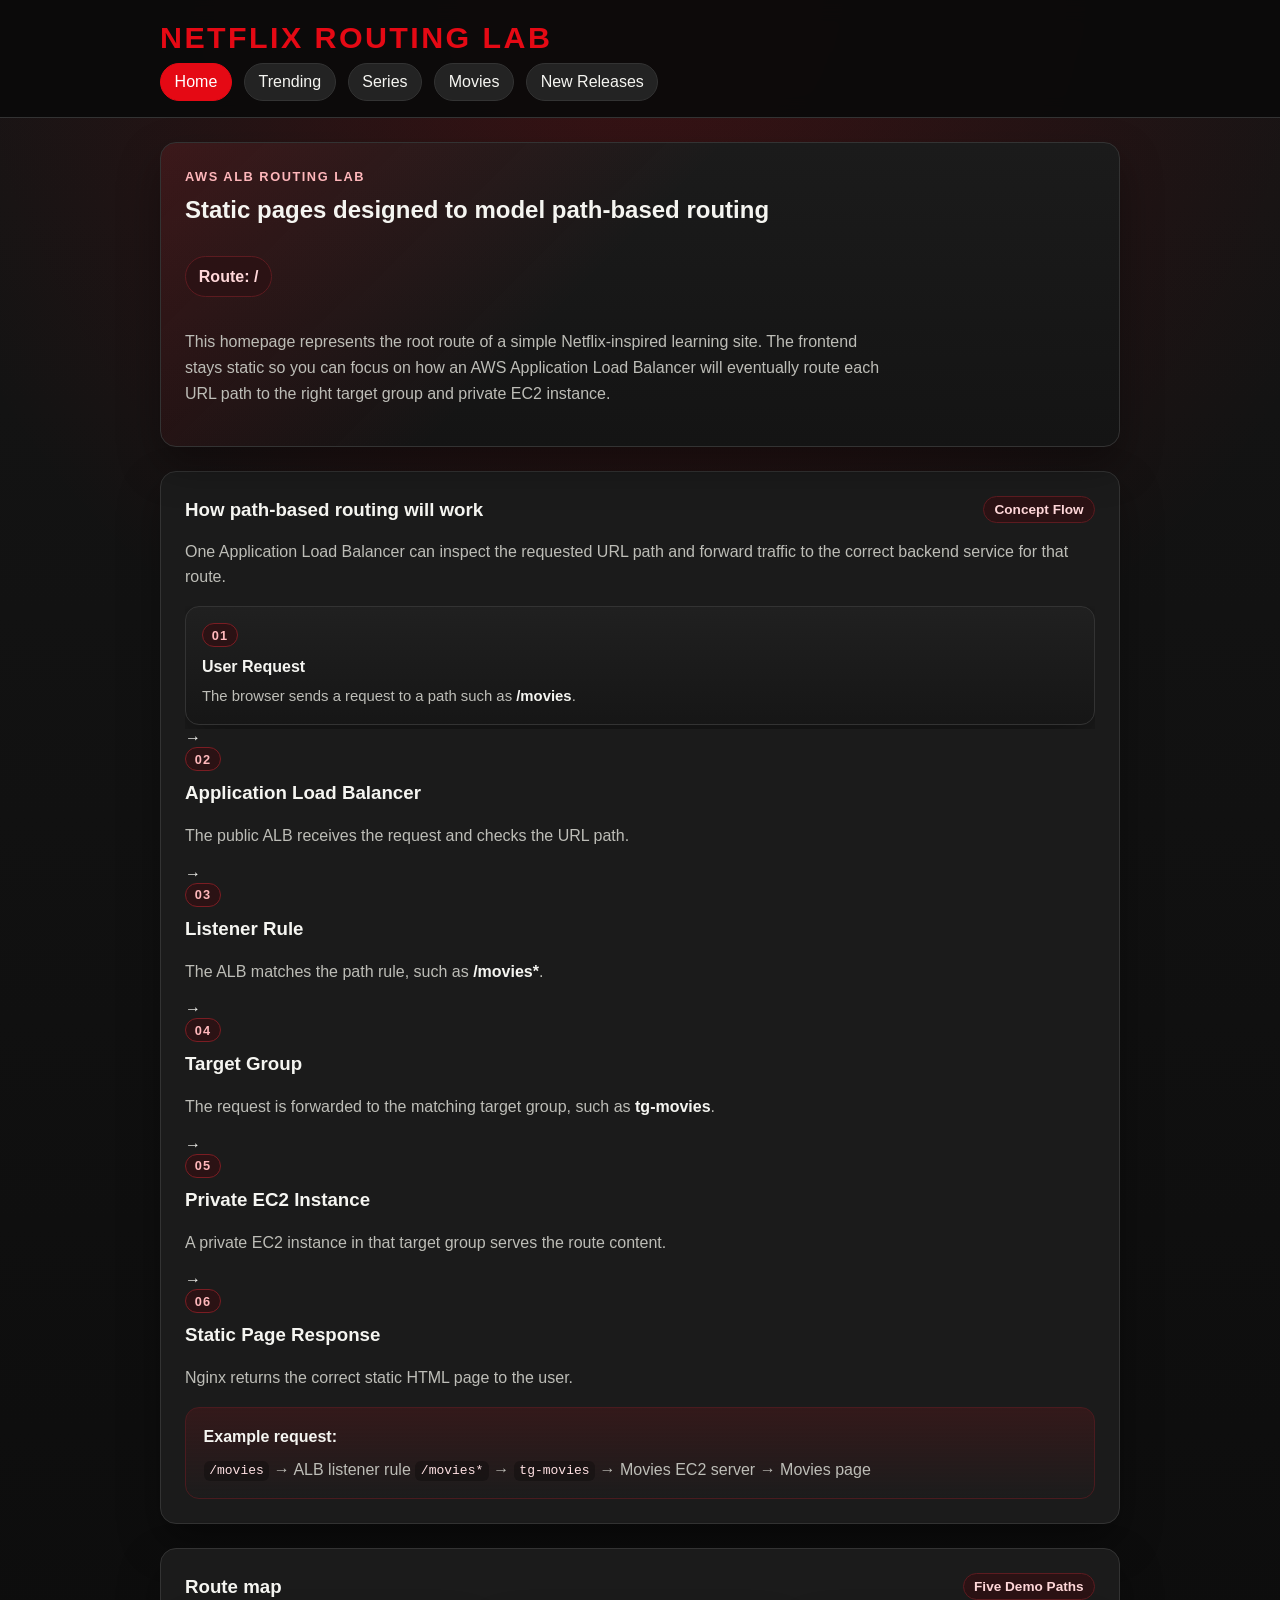
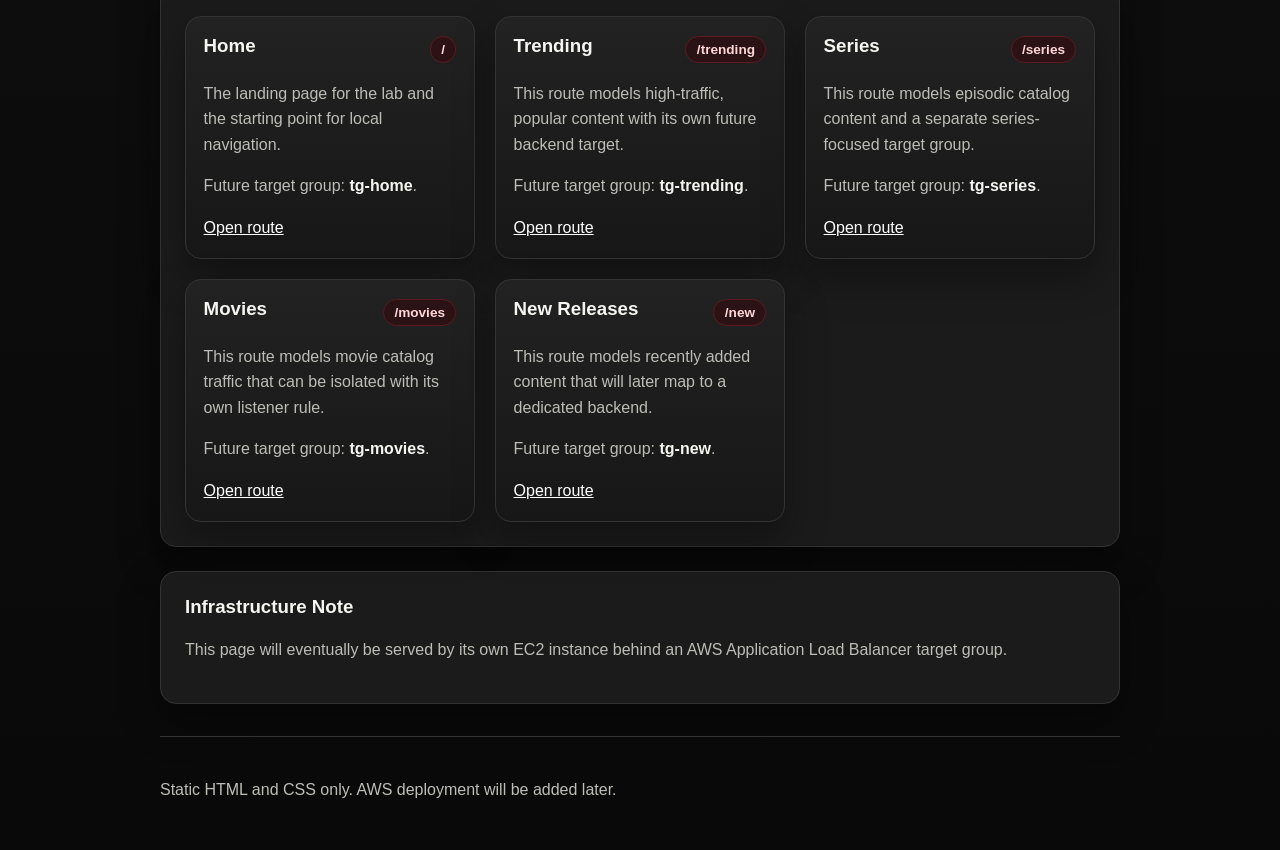
<file: index.html>
<!DOCTYPE html>
<html lang="en">
<head>
    <meta charset="UTF-8">
    <meta name="viewport" content="width=device-width, initial-scale=1.0">
    <title>Netflix Routing Lab</title>
    <link rel="stylesheet" href="assets/styles.css">
</head>
<body>
    <header class="site-header">
        <div class="container">
            <h1 class="brand">Netflix Routing Lab</h1>
            <nav class="nav" aria-label="Main navigation">
                <a class="active" href="index.html">Home</a>
                <a href="trending/index.html">Trending</a>
                <a href="series/index.html">Series</a>
                <a href="movies/index.html">Movies</a>
                <a href="new/index.html">New Releases</a>
            </nav>
        </div>
    </header>

    <main class="container">
        <section class="hero">
            <span class="eyebrow">AWS ALB Routing Lab</span>
            <h2>Static pages designed to model path-based routing</h2>
            <p class="route-badge">Route: /</p>
            <p>This homepage represents the root route of a simple Netflix-inspired learning site. The frontend stays static so you can focus on how an AWS Application Load Balancer will eventually route each URL path to the right target group and private EC2 instance.</p>
        </section>

        <section class="info-card routing-flow-section">
            <div class="section-heading">
                <h3>How path-based routing will work</h3>
                <span class="chip">Concept Flow</span>
            </div>
            <p>One Application Load Balancer can inspect the requested URL path and forward traffic to the correct backend service for that route.</p>
            <div class="routing-flow">
                <article class="flow-step">
                    <span class="flow-step-number">01</span>
                    <h3>User Request</h3>
                    <p>The browser sends a request to a path such as <strong>/movies</strong>.</p>
                </div>
                <div class="flow-arrow" aria-hidden="true">&rarr;</div>
                <article class="flow-step">
                    <span class="flow-step-number">02</span>
                    <h3>Application Load Balancer</h3>
                    <p>The public ALB receives the request and checks the URL path.</p>
                </article>
                <div class="flow-arrow" aria-hidden="true">&rarr;</div>
                <article class="flow-step">
                    <span class="flow-step-number">03</span>
                    <h3>Listener Rule</h3>
                    <p>The ALB matches the path rule, such as <strong>/movies*</strong>.</p>
                </article>
                <div class="flow-arrow" aria-hidden="true">&rarr;</div>
                <article class="flow-step">
                    <span class="flow-step-number">04</span>
                    <h3>Target Group</h3>
                    <p>The request is forwarded to the matching target group, such as <strong>tg-movies</strong>.</p>
                </article>
                <div class="flow-arrow" aria-hidden="true">&rarr;</div>
                <article class="flow-step">
                    <span class="flow-step-number">05</span>
                    <h3>Private EC2 Instance</h3>
                    <p>A private EC2 instance in that target group serves the route content.</p>
                </article>
                <div class="flow-arrow" aria-hidden="true">&rarr;</div>
                <article class="flow-step">
                    <span class="flow-step-number">06</span>
                    <h3>Static Page Response</h3>
                    <p>Nginx returns the correct static HTML page to the user.</p>
                </article>
            </div>
            <div class="routing-example">
                <p><strong>Example request:</strong></p>
                <p><code>/movies</code> &rarr; ALB listener rule <code>/movies*</code> &rarr; <code>tg-movies</code> &rarr; Movies EC2 server &rarr; Movies page</p>
            </div>
        </section>

        <section class="info-card">
            <div class="section-heading">
                <h3>Route map</h3>
                <span class="chip">Five Demo Paths</span>
            </div>
            <div class="card-grid route-grid">
                <article class="route-card">
                    <div class="meta-row">
                        <h3>Home</h3>
                        <span class="route-path">/</span>
                    </div>
                    <p>The landing page for the lab and the starting point for local navigation.</p>
                    <p>Future target group: <strong>tg-home</strong>.</p>
                    <p><a href="index.html">Open route</a></p>
                </article>
                <article class="route-card">
                    <div class="meta-row">
                        <h3>Trending</h3>
                        <span class="route-path">/trending</span>
                    </div>
                    <p>This route models high-traffic, popular content with its own future backend target.</p>
                    <p>Future target group: <strong>tg-trending</strong>.</p>
                    <p><a href="trending/index.html">Open route</a></p>
                </article>
                <article class="route-card">
                    <div class="meta-row">
                        <h3>Series</h3>
                        <span class="route-path">/series</span>
                    </div>
                    <p>This route models episodic catalog content and a separate series-focused target group.</p>
                    <p>Future target group: <strong>tg-series</strong>.</p>
                    <p><a href="series/index.html">Open route</a></p>
                </article>
                <article class="route-card">
                    <div class="meta-row">
                        <h3>Movies</h3>
                        <span class="route-path">/movies</span>
                    </div>
                    <p>This route models movie catalog traffic that can be isolated with its own listener rule.</p>
                    <p>Future target group: <strong>tg-movies</strong>.</p>
                    <p><a href="movies/index.html">Open route</a></p>
                </article>
                <article class="route-card">
                    <div class="meta-row">
                        <h3>New Releases</h3>
                        <span class="route-path">/new</span>
                    </div>
                    <p>This route models recently added content that will later map to a dedicated backend.</p>
                    <p>Future target group: <strong>tg-new</strong>.</p>
                    <p><a href="new/index.html">Open route</a></p>
                </article>
            </div>
        </section>

        <section class="info-card">
            <h3>Infrastructure Note</h3>
            <p>This page will eventually be served by its own EC2 instance behind an AWS Application Load Balancer target group.</p>
        </section>
    </main>

    <footer class="container site-footer">
        <p>Static HTML and CSS only. AWS deployment will be added later.</p>
    </footer>
</body>
</html>
</file>
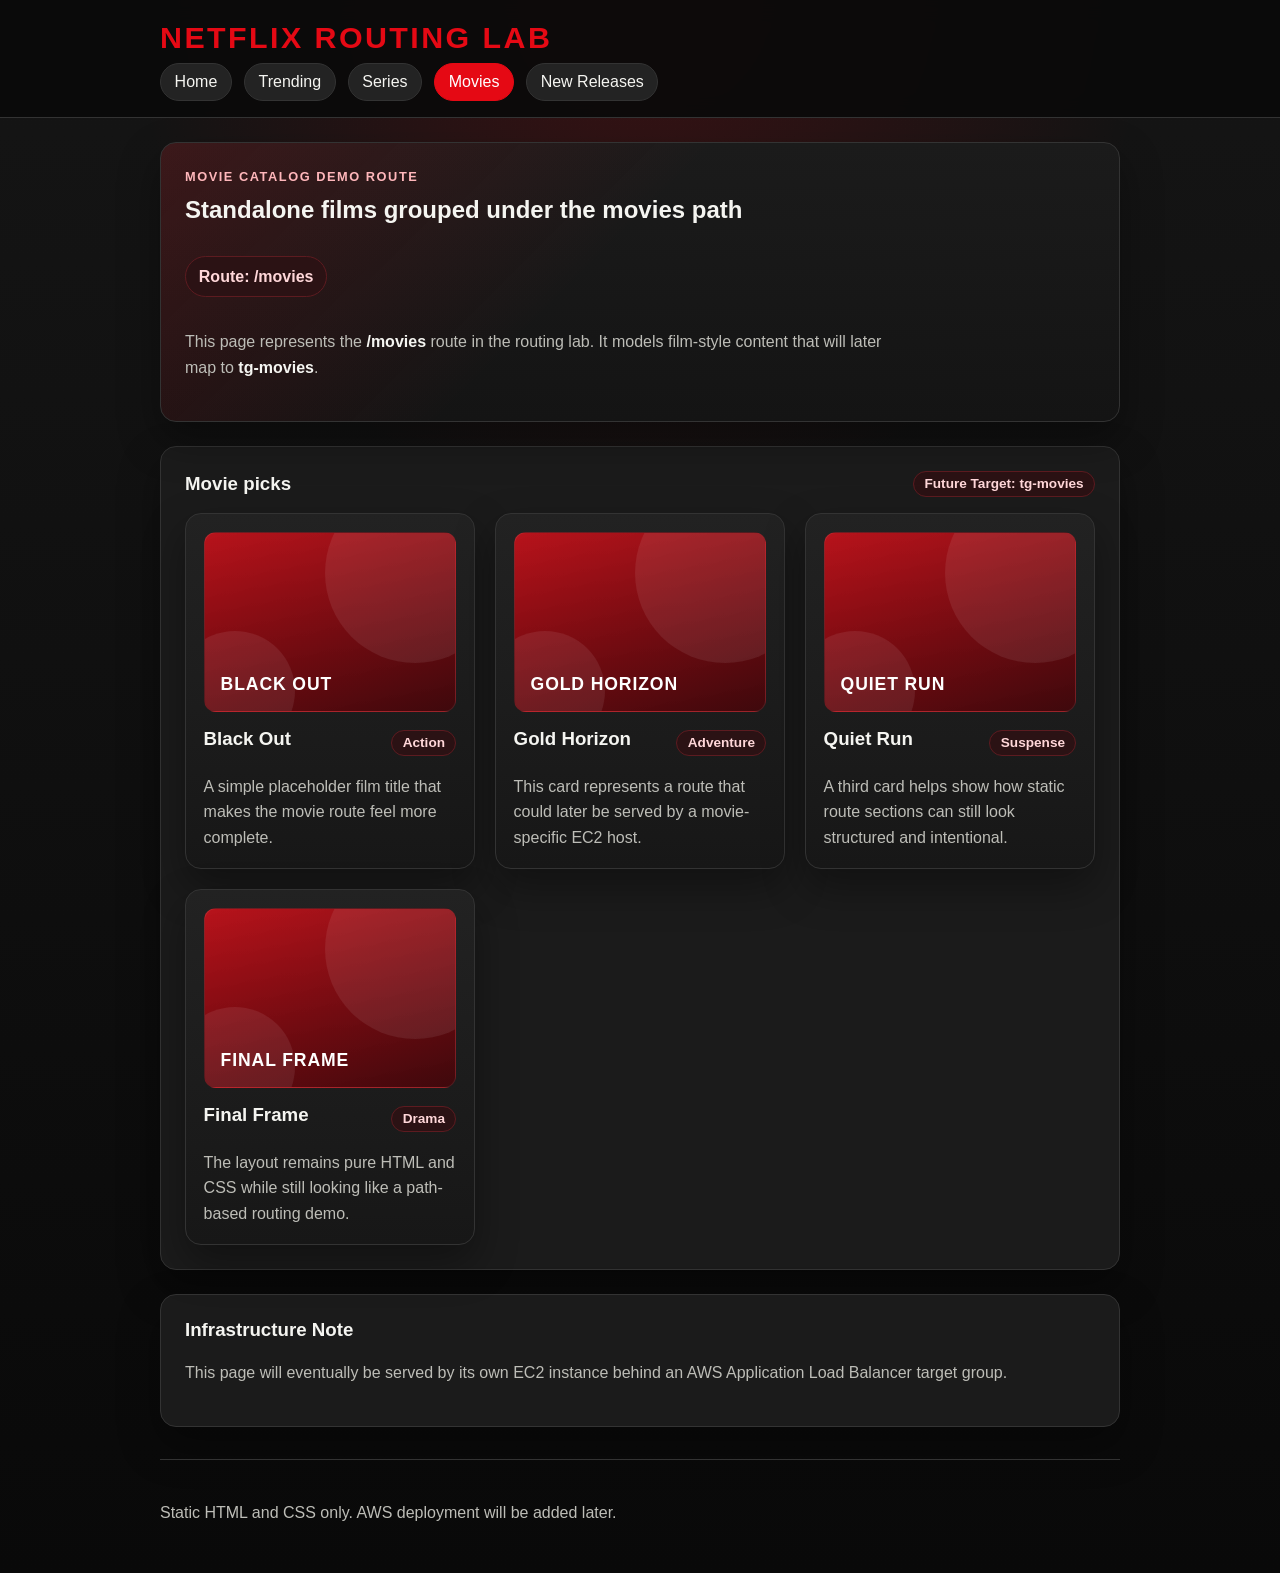
<file: movies/index.html>
<!DOCTYPE html>
<html lang="en">
<head>
    <meta charset="UTF-8">
    <meta name="viewport" content="width=device-width, initial-scale=1.0">
    <title>Movies | Netflix Routing Lab</title>
    <link rel="stylesheet" href="../assets/styles.css">
</head>
<body>
    <header class="site-header">
        <div class="container">
            <h1 class="brand">Netflix Routing Lab</h1>
            <nav class="nav" aria-label="Main navigation">
                <a href="../index.html">Home</a>
                <a href="../trending/index.html">Trending</a>
                <a href="../series/index.html">Series</a>
                <a class="active" href="../movies/index.html">Movies</a>
                <a href="../new/index.html">New Releases</a>
            </nav>
        </div>
    </header>

    <main class="container">
        <section class="hero">
            <span class="eyebrow">Movie Catalog Demo Route</span>
            <h2>Standalone films grouped under the movies path</h2>
            <p class="route-badge">Route: /movies</p>
            <p>This page represents the <strong>/movies</strong> route in the routing lab. It models film-style content that will later map to <strong>tg-movies</strong>.</p>
        </section>

        <section class="info-card">
            <div class="section-heading">
                <h3>Movie picks</h3>
                <span class="chip">Future Target: tg-movies</span>
            </div>
            <div class="card-grid">
                <article class="content-card">
                    <div class="poster"><span class="poster-label">BLACK OUT</span></div>
                    <div class="meta-row">
                        <h3>Black Out</h3>
                        <span class="chip">Action</span>
                    </div>
                    <p>A simple placeholder film title that makes the movie route feel more complete.</p>
                </article>
                <article class="content-card">
                    <div class="poster"><span class="poster-label">GOLD HORIZON</span></div>
                    <div class="meta-row">
                        <h3>Gold Horizon</h3>
                        <span class="chip">Adventure</span>
                    </div>
                    <p>This card represents a route that could later be served by a movie-specific EC2 host.</p>
                </article>
                <article class="content-card">
                    <div class="poster"><span class="poster-label">QUIET RUN</span></div>
                    <div class="meta-row">
                        <h3>Quiet Run</h3>
                        <span class="chip">Suspense</span>
                    </div>
                    <p>A third card helps show how static route sections can still look structured and intentional.</p>
                </article>
                <article class="content-card">
                    <div class="poster"><span class="poster-label">FINAL FRAME</span></div>
                    <div class="meta-row">
                        <h3>Final Frame</h3>
                        <span class="chip">Drama</span>
                    </div>
                    <p>The layout remains pure HTML and CSS while still looking like a path-based routing demo.</p>
                </article>
            </div>
        </section>

        <section class="info-card">
            <h3>Infrastructure Note</h3>
            <p>This page will eventually be served by its own EC2 instance behind an AWS Application Load Balancer target group.</p>
        </section>
    </main>

    <footer class="container site-footer">
        <p>Static HTML and CSS only. AWS deployment will be added later.</p>
    </footer>
</body>
</html>
</file>
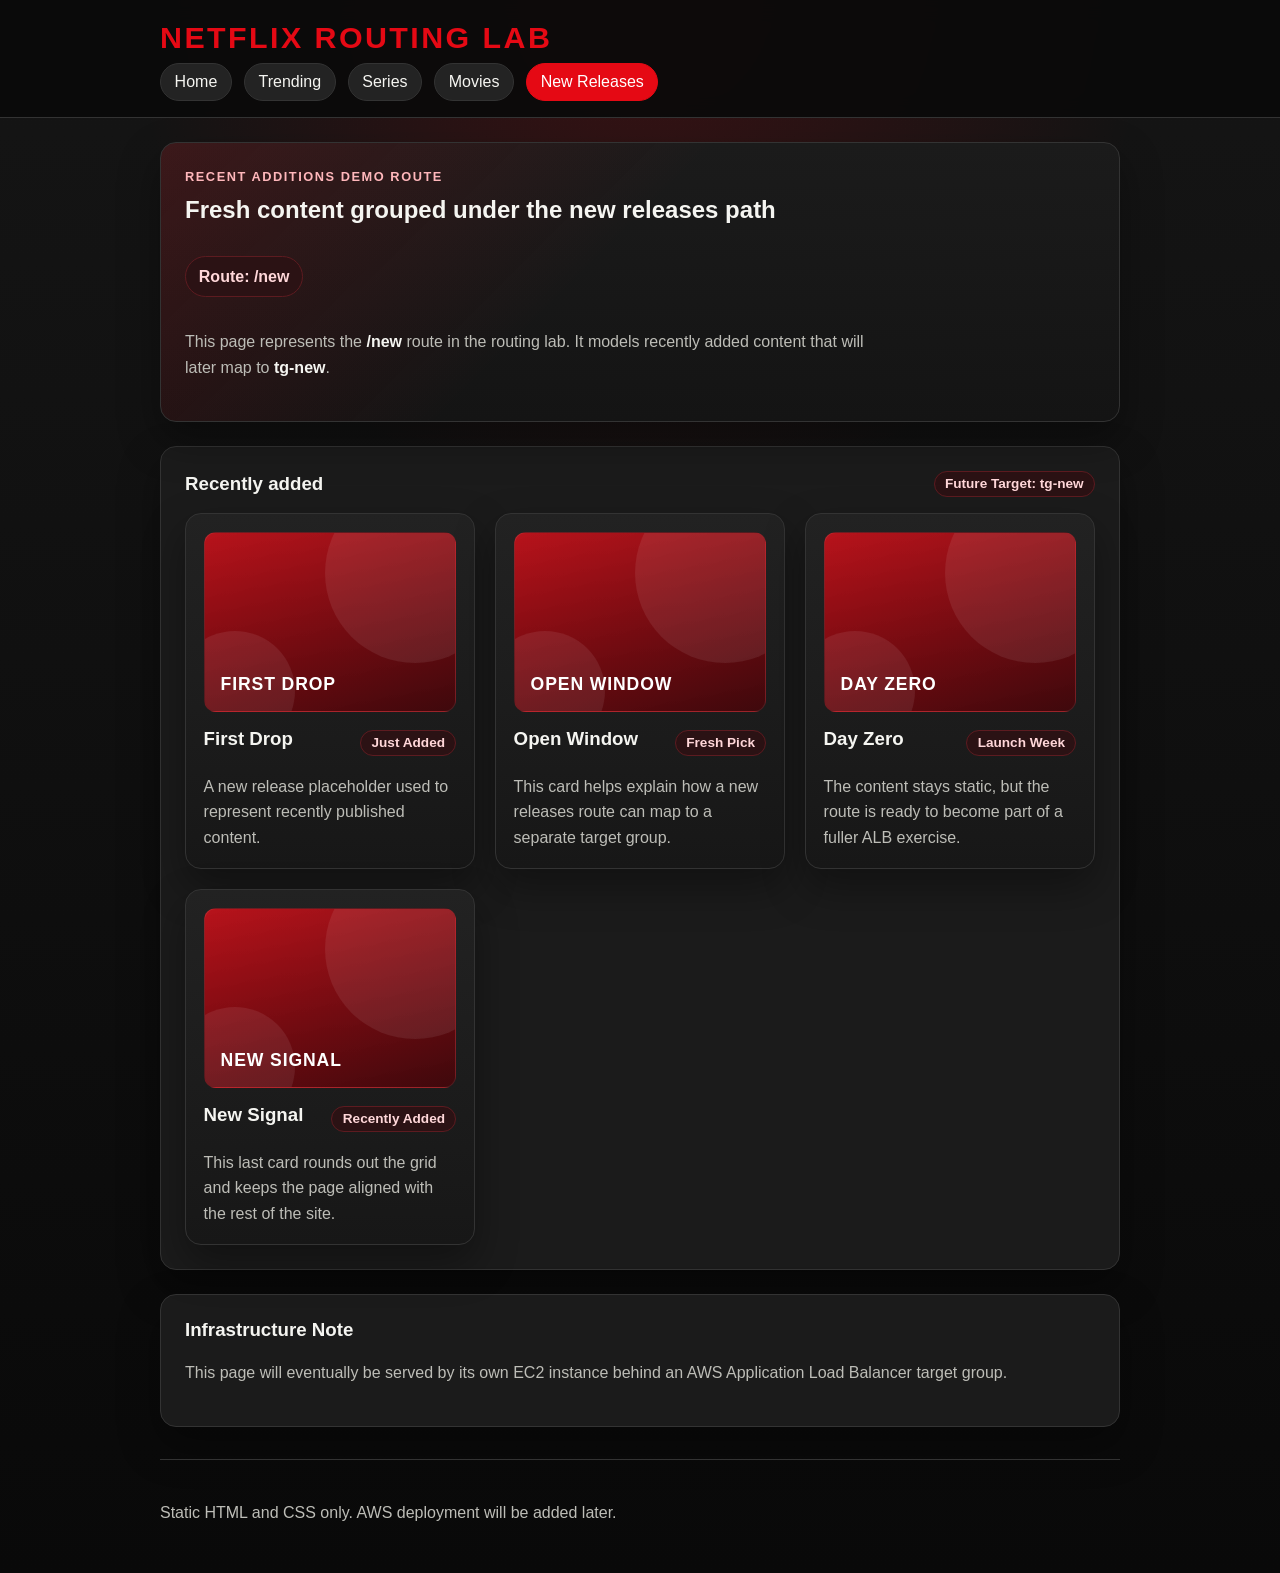
<file: new/index.html>
<!DOCTYPE html>
<html lang="en">
<head>
    <meta charset="UTF-8">
    <meta name="viewport" content="width=device-width, initial-scale=1.0">
    <title>New Releases | Netflix Routing Lab</title>
    <link rel="stylesheet" href="../assets/styles.css">
</head>
<body>
    <header class="site-header">
        <div class="container">
            <h1 class="brand">Netflix Routing Lab</h1>
            <nav class="nav" aria-label="Main navigation">
                <a href="../index.html">Home</a>
                <a href="../trending/index.html">Trending</a>
                <a href="../series/index.html">Series</a>
                <a href="../movies/index.html">Movies</a>
                <a class="active" href="../new/index.html">New Releases</a>
            </nav>
        </div>
    </header>

    <main class="container">
        <section class="hero">
            <span class="eyebrow">Recent Additions Demo Route</span>
            <h2>Fresh content grouped under the new releases path</h2>
            <p class="route-badge">Route: /new</p>
            <p>This page represents the <strong>/new</strong> route in the routing lab. It models recently added content that will later map to <strong>tg-new</strong>.</p>
        </section>

        <section class="info-card">
            <div class="section-heading">
                <h3>Recently added</h3>
                <span class="chip">Future Target: tg-new</span>
            </div>
            <div class="card-grid">
                <article class="content-card">
                    <div class="poster"><span class="poster-label">FIRST DROP</span></div>
                    <div class="meta-row">
                        <h3>First Drop</h3>
                        <span class="chip">Just Added</span>
                    </div>
                    <p>A new release placeholder used to represent recently published content.</p>
                </article>
                <article class="content-card">
                    <div class="poster"><span class="poster-label">OPEN WINDOW</span></div>
                    <div class="meta-row">
                        <h3>Open Window</h3>
                        <span class="chip">Fresh Pick</span>
                    </div>
                    <p>This card helps explain how a new releases route can map to a separate target group.</p>
                </article>
                <article class="content-card">
                    <div class="poster"><span class="poster-label">DAY ZERO</span></div>
                    <div class="meta-row">
                        <h3>Day Zero</h3>
                        <span class="chip">Launch Week</span>
                    </div>
                    <p>The content stays static, but the route is ready to become part of a fuller ALB exercise.</p>
                </article>
                <article class="content-card">
                    <div class="poster"><span class="poster-label">NEW SIGNAL</span></div>
                    <div class="meta-row">
                        <h3>New Signal</h3>
                        <span class="chip">Recently Added</span>
                    </div>
                    <p>This last card rounds out the grid and keeps the page aligned with the rest of the site.</p>
                </article>
            </div>
        </section>

        <section class="info-card">
            <h3>Infrastructure Note</h3>
            <p>This page will eventually be served by its own EC2 instance behind an AWS Application Load Balancer target group.</p>
        </section>
    </main>

    <footer class="container site-footer">
        <p>Static HTML and CSS only. AWS deployment will be added later.</p>
    </footer>
</body>
</html>
</file>
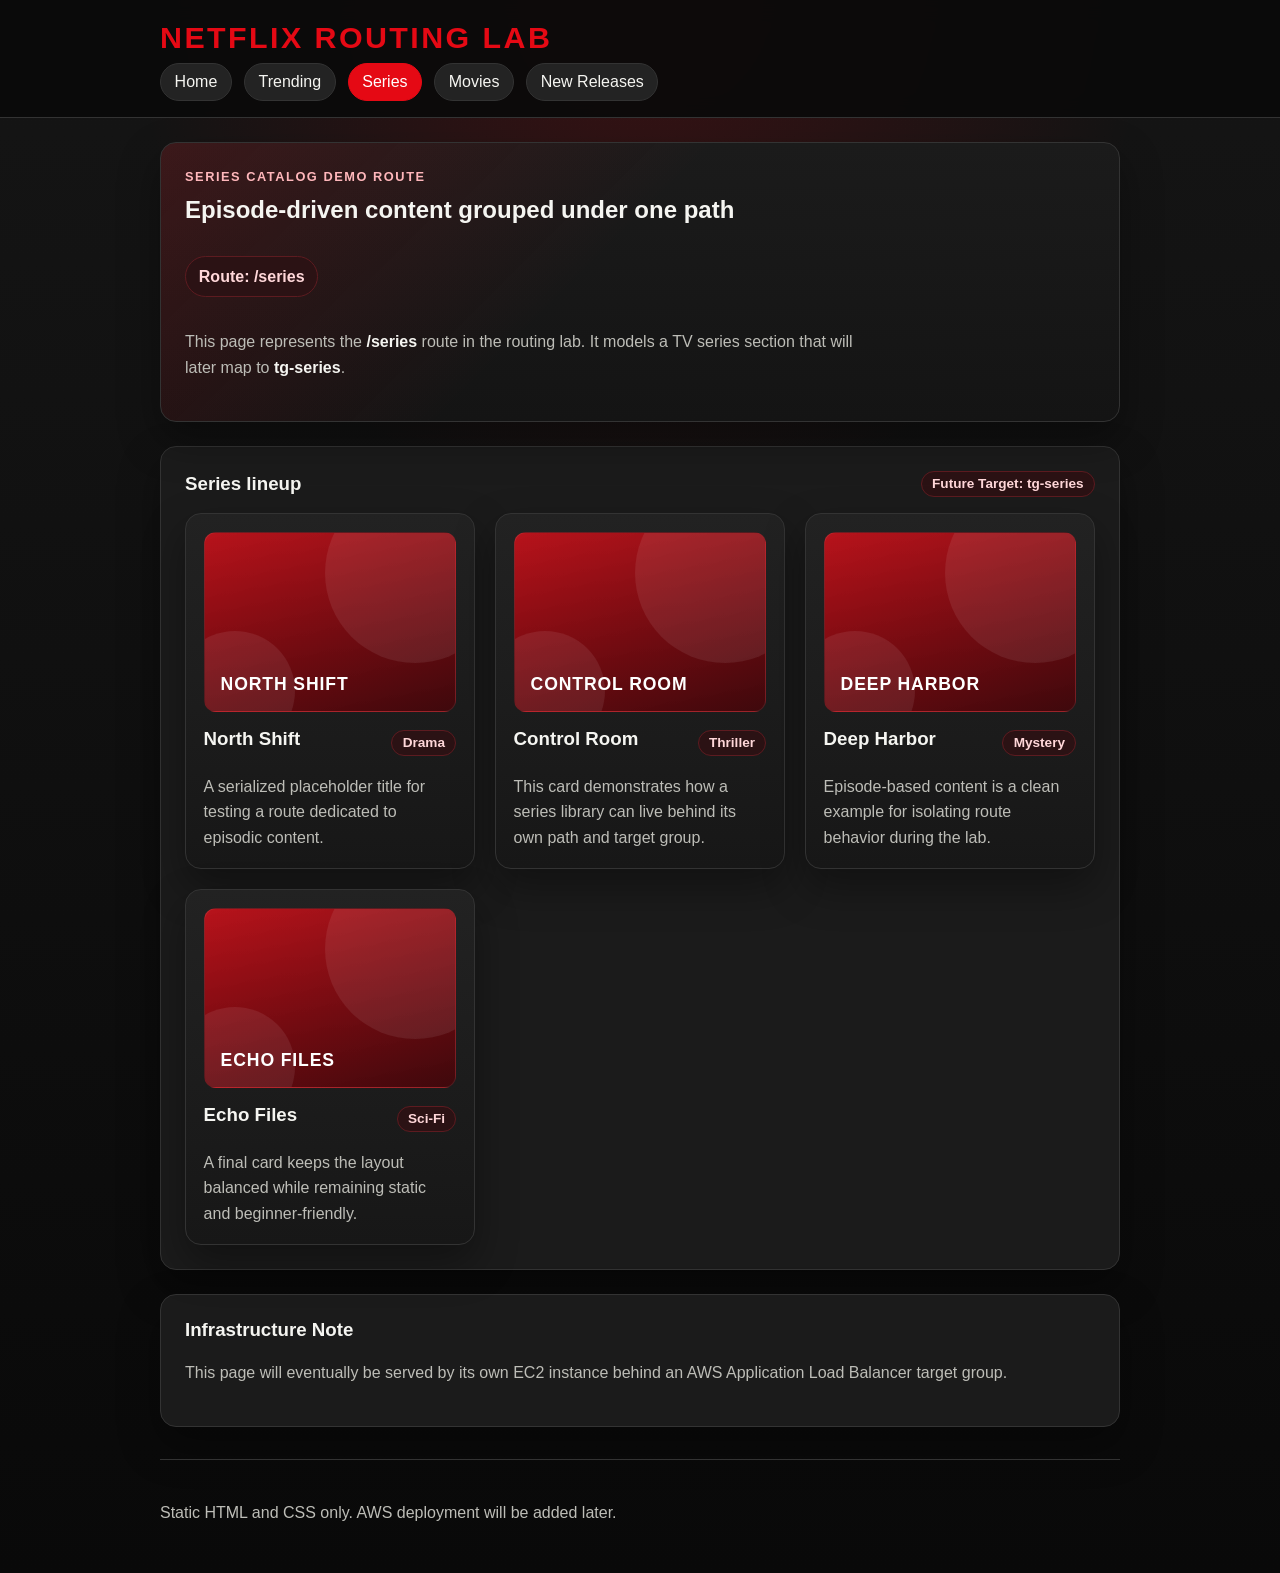
<file: series/index.html>
<!DOCTYPE html>
<html lang="en">
<head>
    <meta charset="UTF-8">
    <meta name="viewport" content="width=device-width, initial-scale=1.0">
    <title>Series | Netflix Routing Lab</title>
    <link rel="stylesheet" href="../assets/styles.css">
</head>
<body>
    <header class="site-header">
        <div class="container">
            <h1 class="brand">Netflix Routing Lab</h1>
            <nav class="nav" aria-label="Main navigation">
                <a href="../index.html">Home</a>
                <a href="../trending/index.html">Trending</a>
                <a class="active" href="../series/index.html">Series</a>
                <a href="../movies/index.html">Movies</a>
                <a href="../new/index.html">New Releases</a>
            </nav>
        </div>
    </header>

    <main class="container">
        <section class="hero">
            <span class="eyebrow">Series Catalog Demo Route</span>
            <h2>Episode-driven content grouped under one path</h2>
            <p class="route-badge">Route: /series</p>
            <p>This page represents the <strong>/series</strong> route in the routing lab. It models a TV series section that will later map to <strong>tg-series</strong>.</p>
        </section>

        <section class="info-card">
            <div class="section-heading">
                <h3>Series lineup</h3>
                <span class="chip">Future Target: tg-series</span>
            </div>
            <div class="card-grid">
                <article class="content-card">
                    <div class="poster"><span class="poster-label">NORTH SHIFT</span></div>
                    <div class="meta-row">
                        <h3>North Shift</h3>
                        <span class="chip">Drama</span>
                    </div>
                    <p>A serialized placeholder title for testing a route dedicated to episodic content.</p>
                </article>
                <article class="content-card">
                    <div class="poster"><span class="poster-label">CONTROL ROOM</span></div>
                    <div class="meta-row">
                        <h3>Control Room</h3>
                        <span class="chip">Thriller</span>
                    </div>
                    <p>This card demonstrates how a series library can live behind its own path and target group.</p>
                </article>
                <article class="content-card">
                    <div class="poster"><span class="poster-label">DEEP HARBOR</span></div>
                    <div class="meta-row">
                        <h3>Deep Harbor</h3>
                        <span class="chip">Mystery</span>
                    </div>
                    <p>Episode-based content is a clean example for isolating route behavior during the lab.</p>
                </article>
                <article class="content-card">
                    <div class="poster"><span class="poster-label">ECHO FILES</span></div>
                    <div class="meta-row">
                        <h3>Echo Files</h3>
                        <span class="chip">Sci-Fi</span>
                    </div>
                    <p>A final card keeps the layout balanced while remaining static and beginner-friendly.</p>
                </article>
            </div>
        </section>

        <section class="info-card">
            <h3>Infrastructure Note</h3>
            <p>This page will eventually be served by its own EC2 instance behind an AWS Application Load Balancer target group.</p>
        </section>
    </main>

    <footer class="container site-footer">
        <p>Static HTML and CSS only. AWS deployment will be added later.</p>
    </footer>
</body>
</html>
</file>
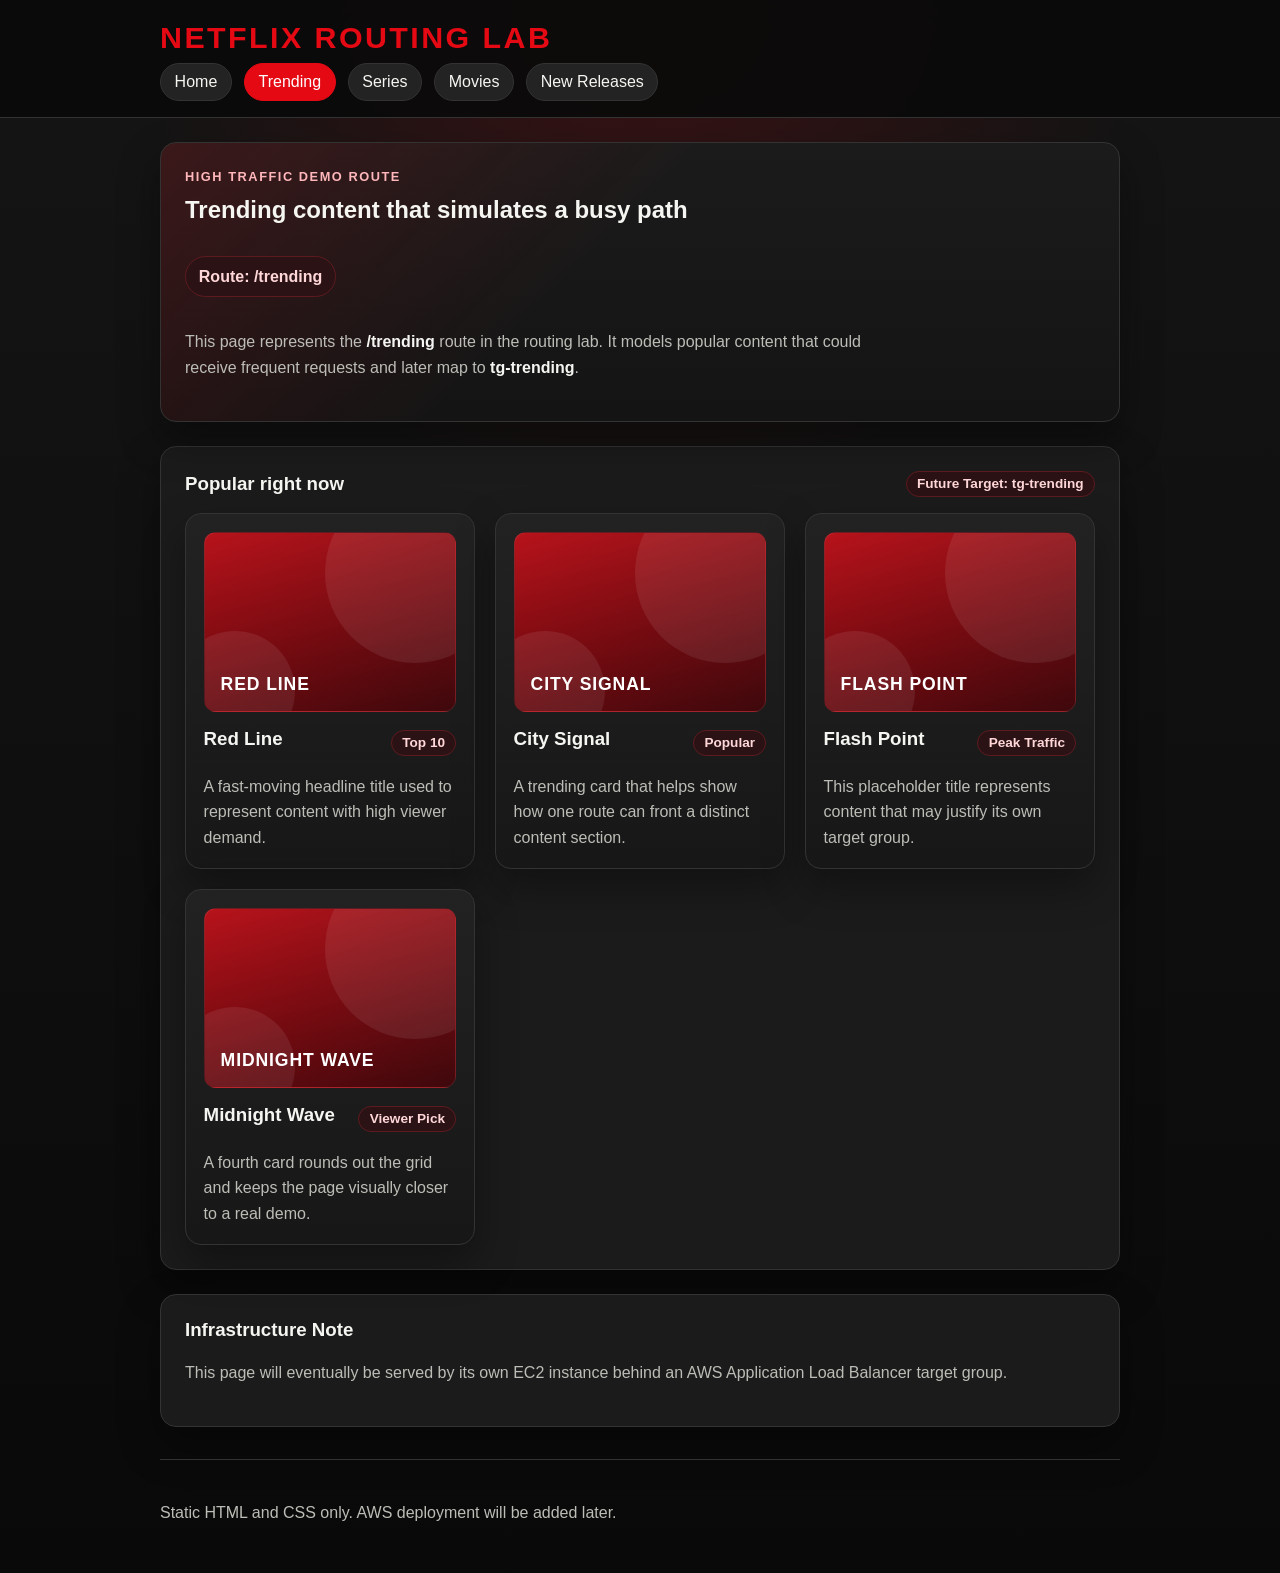
<file: trending/index.html>
<!DOCTYPE html>
<html lang="en">
<head>
    <meta charset="UTF-8">
    <meta name="viewport" content="width=device-width, initial-scale=1.0">
    <title>Trending | Netflix Routing Lab</title>
    <link rel="stylesheet" href="../assets/styles.css">
</head>
<body>
    <header class="site-header">
        <div class="container">
            <h1 class="brand">Netflix Routing Lab</h1>
            <nav class="nav" aria-label="Main navigation">
                <a href="../index.html">Home</a>
                <a class="active" href="../trending/index.html">Trending</a>
                <a href="../series/index.html">Series</a>
                <a href="../movies/index.html">Movies</a>
                <a href="../new/index.html">New Releases</a>
            </nav>
        </div>
    </header>

    <main class="container">
        <section class="hero">
            <span class="eyebrow">High Traffic Demo Route</span>
            <h2>Trending content that simulates a busy path</h2>
            <p class="route-badge">Route: /trending</p>
            <p>This page represents the <strong>/trending</strong> route in the routing lab. It models popular content that could receive frequent requests and later map to <strong>tg-trending</strong>.</p>
        </section>

        <section class="info-card">
            <div class="section-heading">
                <h3>Popular right now</h3>
                <span class="chip">Future Target: tg-trending</span>
            </div>
            <div class="card-grid">
                <article class="content-card">
                    <div class="poster"><span class="poster-label">RED LINE</span></div>
                    <div class="meta-row">
                        <h3>Red Line</h3>
                        <span class="chip">Top 10</span>
                    </div>
                    <p>A fast-moving headline title used to represent content with high viewer demand.</p>
                </article>
                <article class="content-card">
                    <div class="poster"><span class="poster-label">CITY SIGNAL</span></div>
                    <div class="meta-row">
                        <h3>City Signal</h3>
                        <span class="chip">Popular</span>
                    </div>
                    <p>A trending card that helps show how one route can front a distinct content section.</p>
                </article>
                <article class="content-card">
                    <div class="poster"><span class="poster-label">FLASH POINT</span></div>
                    <div class="meta-row">
                        <h3>Flash Point</h3>
                        <span class="chip">Peak Traffic</span>
                    </div>
                    <p>This placeholder title represents content that may justify its own target group.</p>
                </article>
                <article class="content-card">
                    <div class="poster"><span class="poster-label">MIDNIGHT WAVE</span></div>
                    <div class="meta-row">
                        <h3>Midnight Wave</h3>
                        <span class="chip">Viewer Pick</span>
                    </div>
                    <p>A fourth card rounds out the grid and keeps the page visually closer to a real demo.</p>
                </article>
            </div>
        </section>

        <section class="info-card">
            <h3>Infrastructure Note</h3>
            <p>This page will eventually be served by its own EC2 instance behind an AWS Application Load Balancer target group.</p>
        </section>
    </main>

    <footer class="container site-footer">
        <p>Static HTML and CSS only. AWS deployment will be added later.</p>
    </footer>
</body>
</html>
</file>
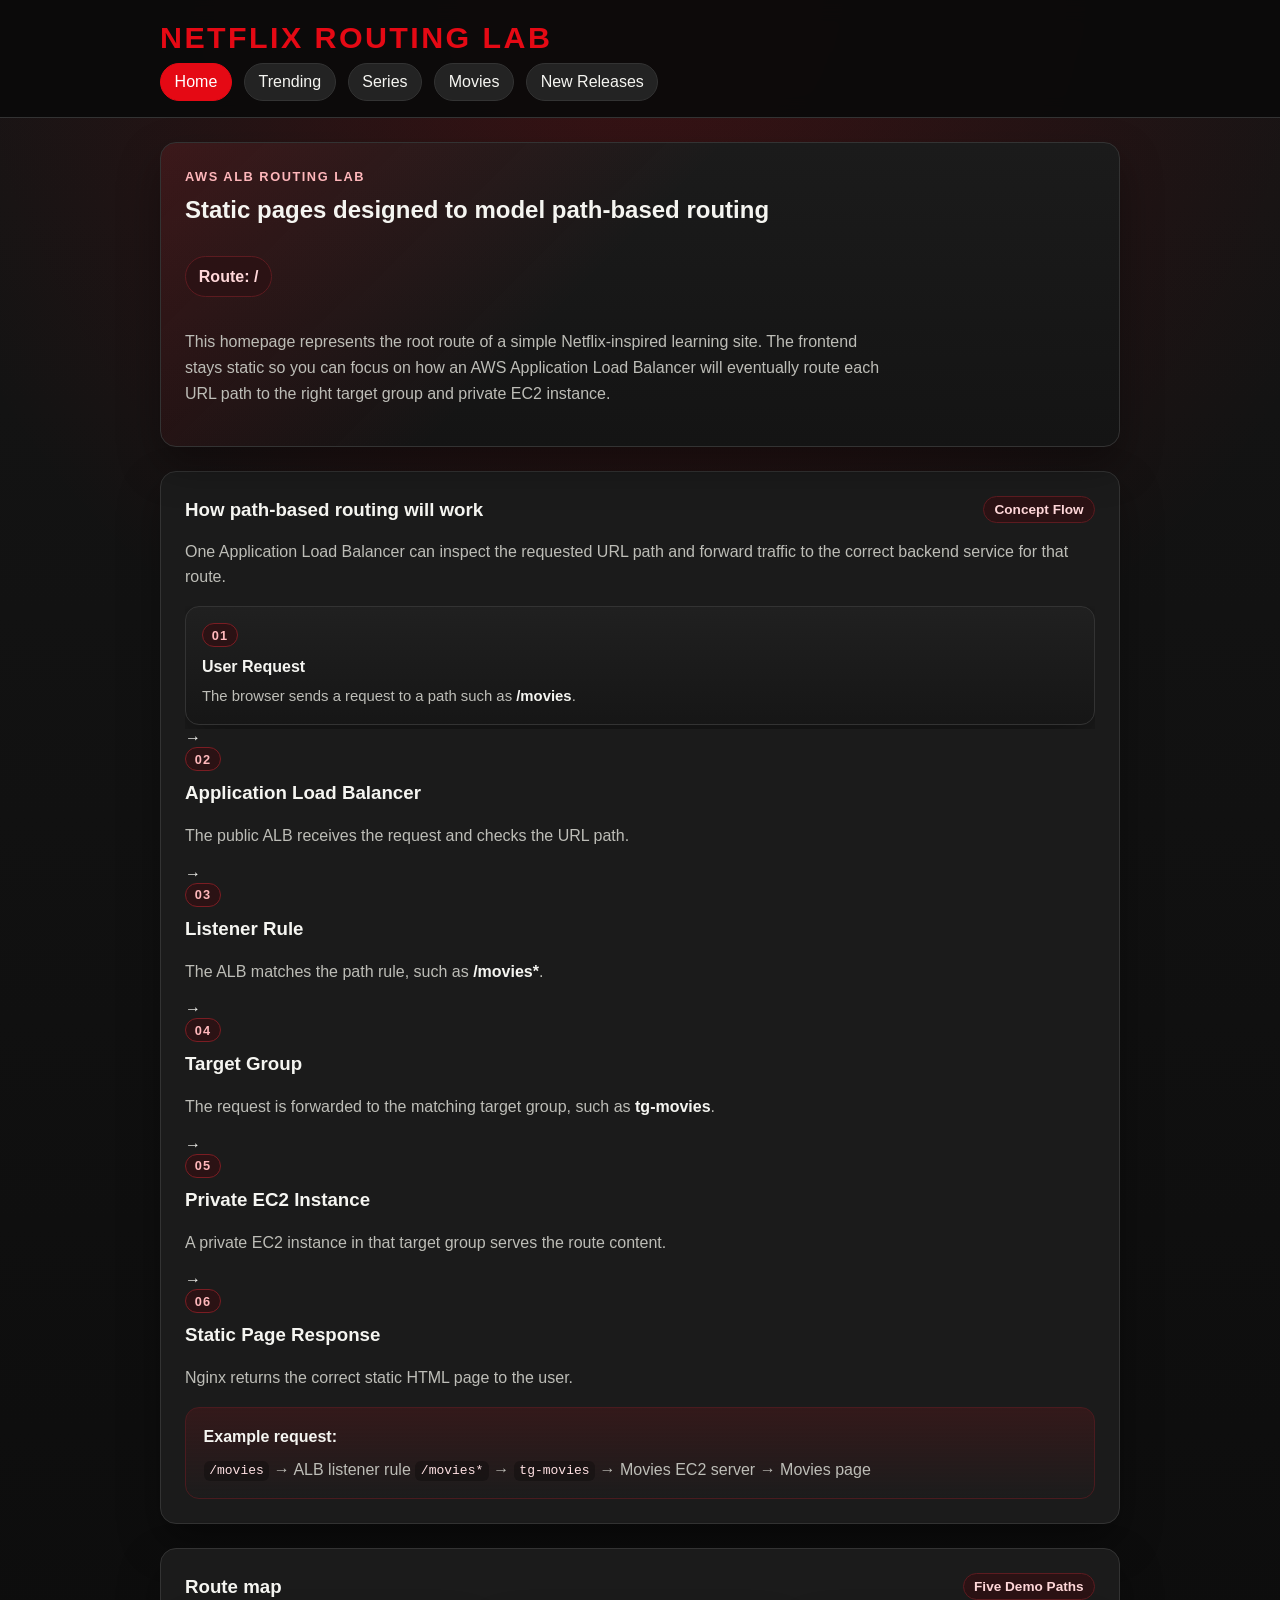
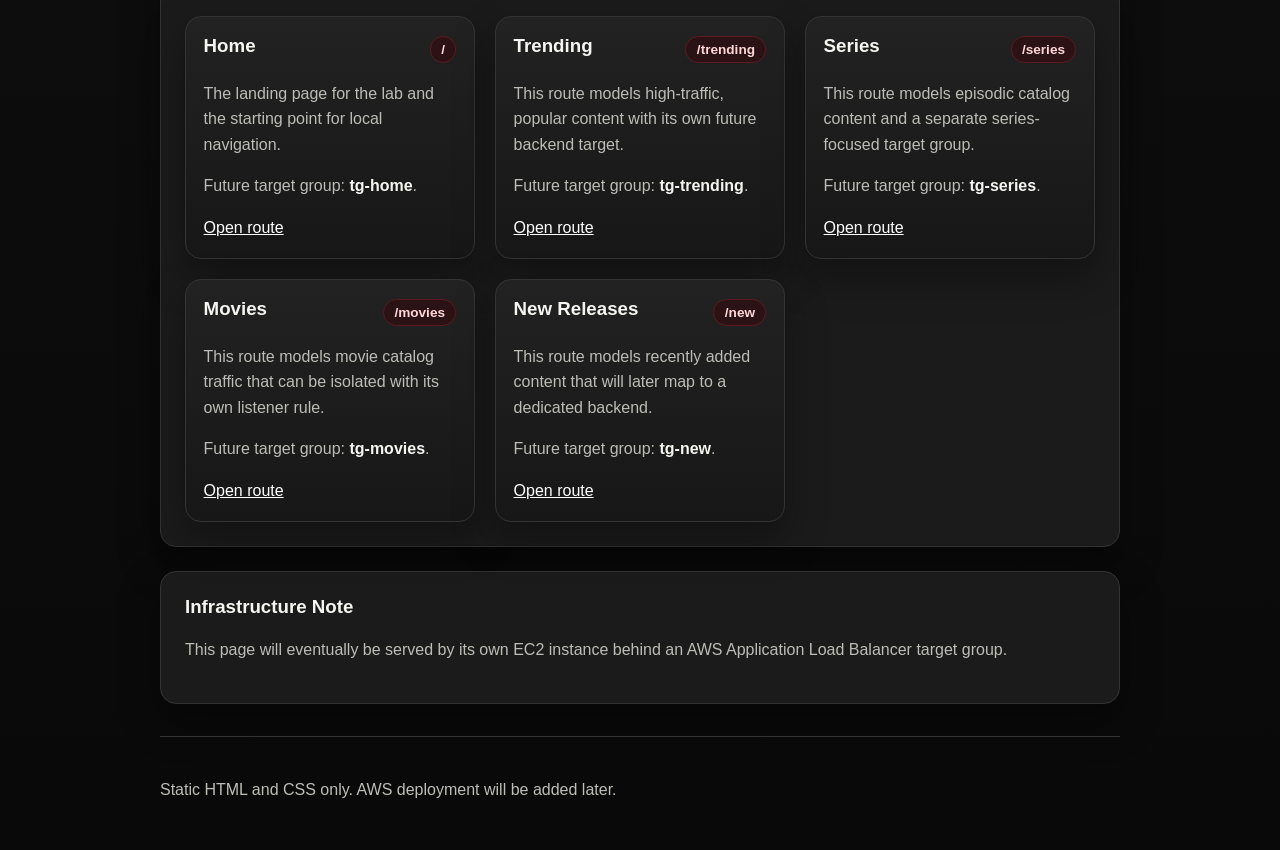
<file: deploy/home/index.html>
<!DOCTYPE html>
<html lang="en">
<head>
    <meta charset="UTF-8">
    <meta name="viewport" content="width=device-width, initial-scale=1.0">
    <title>Netflix Routing Lab</title>
    <link rel="stylesheet" href="assets/styles.css">
</head>
<body>
    <header class="site-header">
        <div class="container">
            <h1 class="brand">Netflix Routing Lab</h1>
            <nav class="nav" aria-label="Main navigation">
                <a class="active" href="/">Home</a>
                <a href="/trending">Trending</a>
                <a href="/series">Series</a>
                <a href="/movies">Movies</a>
                <a href="/new">New Releases</a>
            </nav>
        </div>
    </header>

    <main class="container">
        <section class="hero">
            <span class="eyebrow">AWS ALB Routing Lab</span>
            <h2>Static pages designed to model path-based routing</h2>
            <p class="route-badge">Route: /</p>
            <p>This homepage represents the root route of a simple Netflix-inspired learning site. The frontend stays static so you can focus on how an AWS Application Load Balancer will eventually route each URL path to the right target group and private EC2 instance.</p>
        </section>

        <section class="info-card routing-flow-section">
            <div class="section-heading">
                <h3>How path-based routing will work</h3>
                <span class="chip">Concept Flow</span>
            </div>
            <p>One Application Load Balancer can inspect the requested URL path and forward traffic to the correct backend service for that route.</p>
            <div class="routing-flow">
                <article class="flow-step">
                    <span class="flow-step-number">01</span>
                    <h3>User Request</h3>
                    <p>The browser sends a request to a path such as <strong>/movies</strong>.</p>
                </div>
                <div class="flow-arrow" aria-hidden="true">&rarr;</div>
                <article class="flow-step">
                    <span class="flow-step-number">02</span>
                    <h3>Application Load Balancer</h3>
                    <p>The public ALB receives the request and checks the URL path.</p>
                </article>
                <div class="flow-arrow" aria-hidden="true">&rarr;</div>
                <article class="flow-step">
                    <span class="flow-step-number">03</span>
                    <h3>Listener Rule</h3>
                    <p>The ALB matches the path rule, such as <strong>/movies*</strong>.</p>
                </article>
                <div class="flow-arrow" aria-hidden="true">&rarr;</div>
                <article class="flow-step">
                    <span class="flow-step-number">04</span>
                    <h3>Target Group</h3>
                    <p>The request is forwarded to the matching target group, such as <strong>tg-movies</strong>.</p>
                </article>
                <div class="flow-arrow" aria-hidden="true">&rarr;</div>
                <article class="flow-step">
                    <span class="flow-step-number">05</span>
                    <h3>Private EC2 Instance</h3>
                    <p>A private EC2 instance in that target group serves the route content.</p>
                </article>
                <div class="flow-arrow" aria-hidden="true">&rarr;</div>
                <article class="flow-step">
                    <span class="flow-step-number">06</span>
                    <h3>Static Page Response</h3>
                    <p>Nginx returns the correct static HTML page to the user.</p>
                </article>
            </div>
            <div class="routing-example">
                <p><strong>Example request:</strong></p>
                <p><code>/movies</code> &rarr; ALB listener rule <code>/movies*</code> &rarr; <code>tg-movies</code> &rarr; Movies EC2 server &rarr; Movies page</p>
            </div>
        </section>

        <section class="info-card">
            <div class="section-heading">
                <h3>Route map</h3>
                <span class="chip">Five Demo Paths</span>
            </div>
            <div class="card-grid route-grid">
                <article class="route-card">
                    <div class="meta-row">
                        <h3>Home</h3>
                        <span class="route-path">/</span>
                    </div>
                    <p>The landing page for the lab and the starting point for local navigation.</p>
                    <p>Future target group: <strong>tg-home</strong>.</p>
                    <p><a href="/">Open route</a></p>
                </article>
                <article class="route-card">
                    <div class="meta-row">
                        <h3>Trending</h3>
                        <span class="route-path">/trending</span>
                    </div>
                    <p>This route models high-traffic, popular content with its own future backend target.</p>
                    <p>Future target group: <strong>tg-trending</strong>.</p>
                    <p><a href="/trending">Open route</a></p>
                </article>
                <article class="route-card">
                    <div class="meta-row">
                        <h3>Series</h3>
                        <span class="route-path">/series</span>
                    </div>
                    <p>This route models episodic catalog content and a separate series-focused target group.</p>
                    <p>Future target group: <strong>tg-series</strong>.</p>
                    <p><a href="/series">Open route</a></p>
                </article>
                <article class="route-card">
                    <div class="meta-row">
                        <h3>Movies</h3>
                        <span class="route-path">/movies</span>
                    </div>
                    <p>This route models movie catalog traffic that can be isolated with its own listener rule.</p>
                    <p>Future target group: <strong>tg-movies</strong>.</p>
                    <p><a href="/movies">Open route</a></p>
                </article>
                <article class="route-card">
                    <div class="meta-row">
                        <h3>New Releases</h3>
                        <span class="route-path">/new</span>
                    </div>
                    <p>This route models recently added content that will later map to a dedicated backend.</p>
                    <p>Future target group: <strong>tg-new</strong>.</p>
                    <p><a href="/new">Open route</a></p>
                </article>
            </div>
        </section>

        <section class="info-card">
            <h3>Infrastructure Note</h3>
            <p>This page will eventually be served by its own EC2 instance behind an AWS Application Load Balancer target group.</p>
        </section>
    </main>

    <footer class="container site-footer">
        <p>Static HTML and CSS only. AWS deployment will be added later.</p>
    </footer>
</body>
</html>
</file>
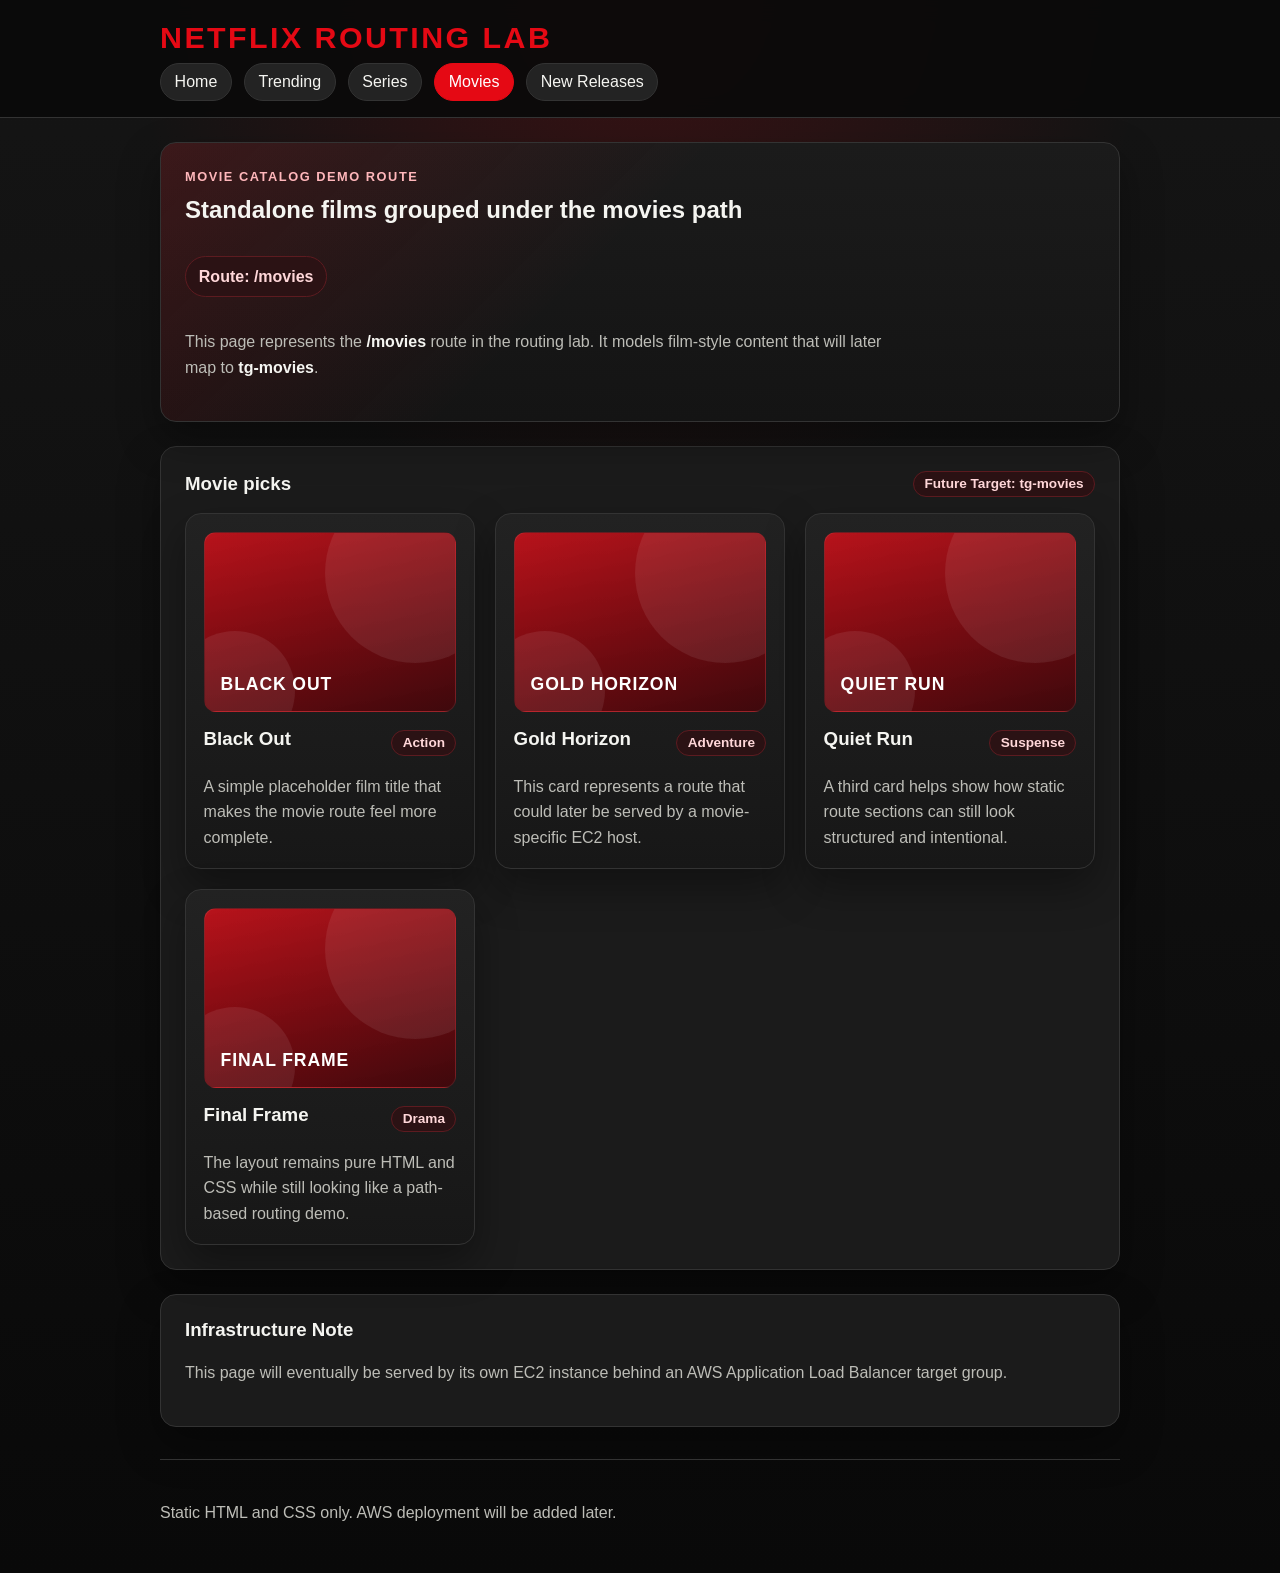
<file: deploy/movies/index.html>
<!DOCTYPE html>
<html lang="en">
<head>
    <meta charset="UTF-8">
    <meta name="viewport" content="width=device-width, initial-scale=1.0">
    <title>Movies | Netflix Routing Lab</title>
    <link rel="stylesheet" href="assets/styles.css">
</head>
<body>
    <header class="site-header">
        <div class="container">
            <h1 class="brand">Netflix Routing Lab</h1>
            <nav class="nav" aria-label="Main navigation">
                <a href="/">Home</a>
                <a href="/trending">Trending</a>
                <a href="/series">Series</a>
                <a class="active" href="/movies">Movies</a>
                <a href="/new">New Releases</a>
            </nav>
        </div>
    </header>

    <main class="container">
        <section class="hero">
            <span class="eyebrow">Movie Catalog Demo Route</span>
            <h2>Standalone films grouped under the movies path</h2>
            <p class="route-badge">Route: /movies</p>
            <p>This page represents the <strong>/movies</strong> route in the routing lab. It models film-style content that will later map to <strong>tg-movies</strong>.</p>
        </section>

        <section class="info-card">
            <div class="section-heading">
                <h3>Movie picks</h3>
                <span class="chip">Future Target: tg-movies</span>
            </div>
            <div class="card-grid">
                <article class="content-card">
                    <div class="poster"><span class="poster-label">BLACK OUT</span></div>
                    <div class="meta-row">
                        <h3>Black Out</h3>
                        <span class="chip">Action</span>
                    </div>
                    <p>A simple placeholder film title that makes the movie route feel more complete.</p>
                </article>
                <article class="content-card">
                    <div class="poster"><span class="poster-label">GOLD HORIZON</span></div>
                    <div class="meta-row">
                        <h3>Gold Horizon</h3>
                        <span class="chip">Adventure</span>
                    </div>
                    <p>This card represents a route that could later be served by a movie-specific EC2 host.</p>
                </article>
                <article class="content-card">
                    <div class="poster"><span class="poster-label">QUIET RUN</span></div>
                    <div class="meta-row">
                        <h3>Quiet Run</h3>
                        <span class="chip">Suspense</span>
                    </div>
                    <p>A third card helps show how static route sections can still look structured and intentional.</p>
                </article>
                <article class="content-card">
                    <div class="poster"><span class="poster-label">FINAL FRAME</span></div>
                    <div class="meta-row">
                        <h3>Final Frame</h3>
                        <span class="chip">Drama</span>
                    </div>
                    <p>The layout remains pure HTML and CSS while still looking like a path-based routing demo.</p>
                </article>
            </div>
        </section>

        <section class="info-card">
            <h3>Infrastructure Note</h3>
            <p>This page will eventually be served by its own EC2 instance behind an AWS Application Load Balancer target group.</p>
        </section>
    </main>

    <footer class="container site-footer">
        <p>Static HTML and CSS only. AWS deployment will be added later.</p>
    </footer>
</body>
</html>
</file>
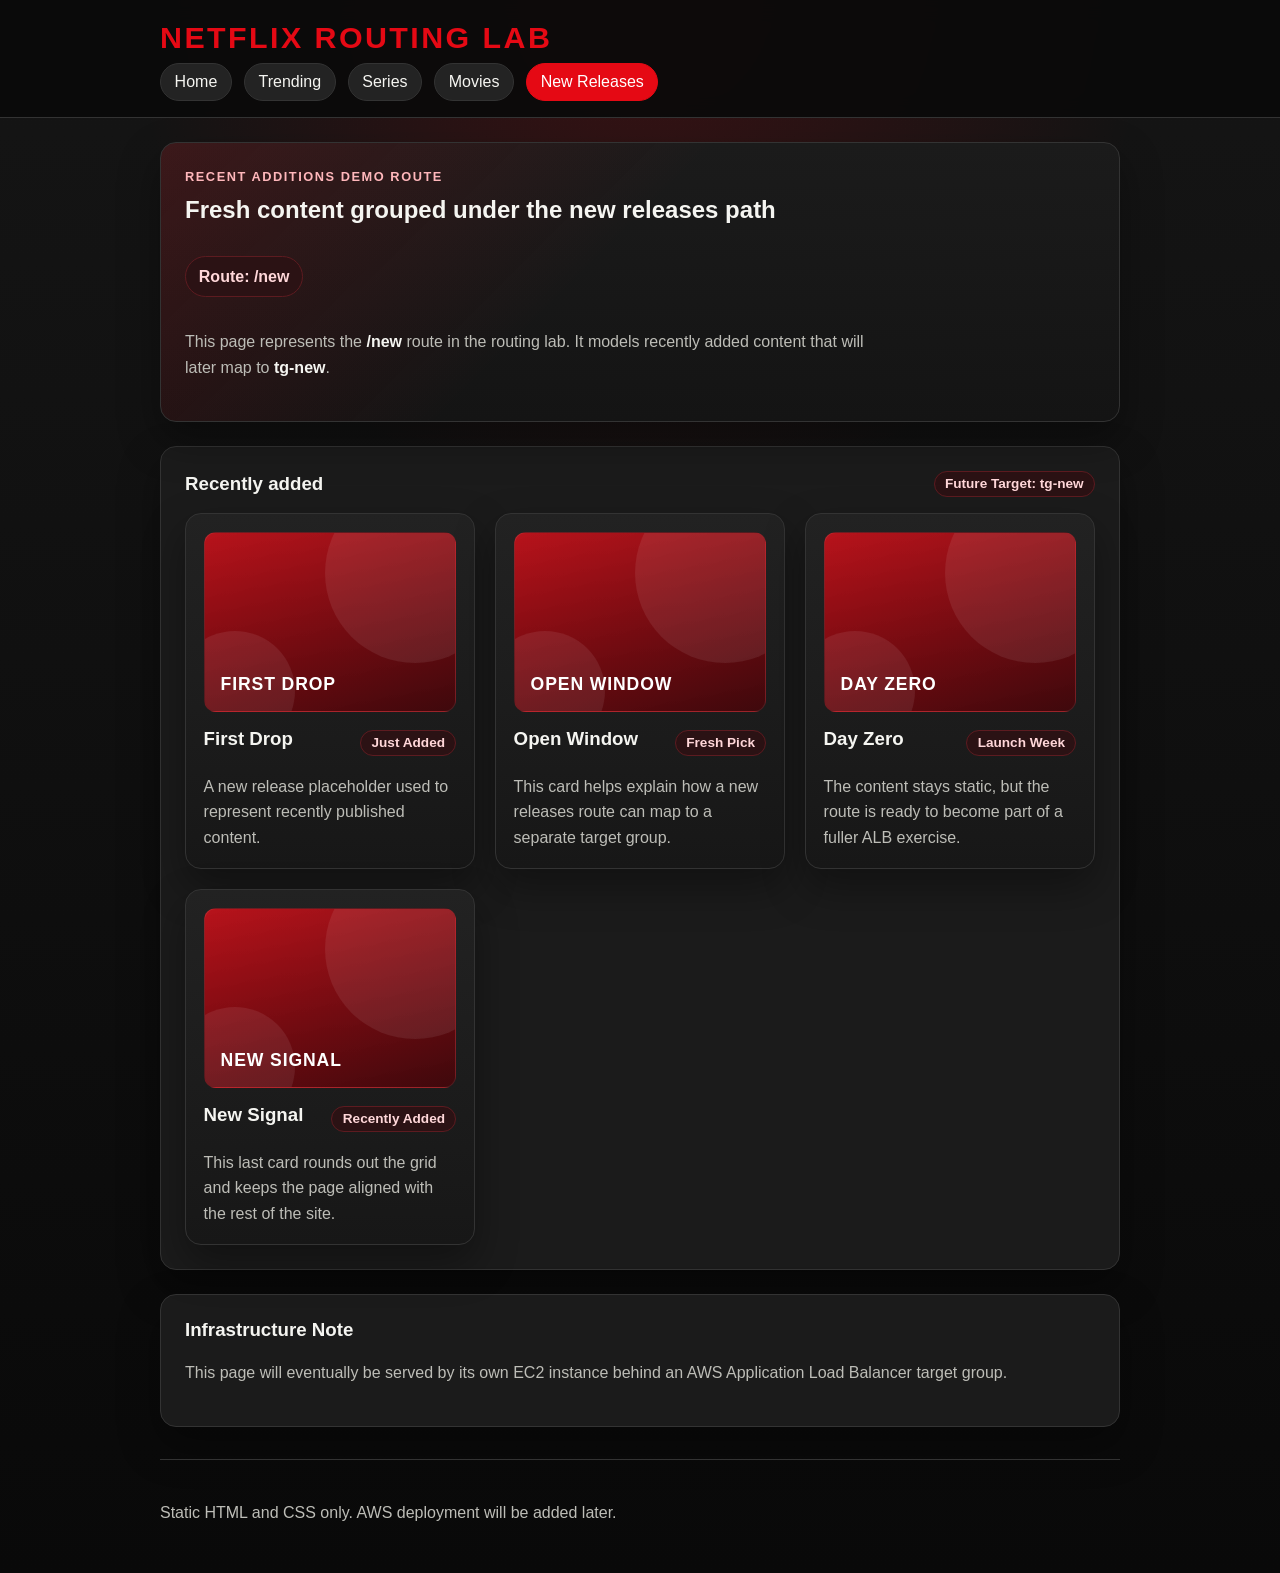
<file: deploy/new/index.html>
<!DOCTYPE html>
<html lang="en">
<head>
    <meta charset="UTF-8">
    <meta name="viewport" content="width=device-width, initial-scale=1.0">
    <title>New Releases | Netflix Routing Lab</title>
    <link rel="stylesheet" href="assets/styles.css">
</head>
<body>
    <header class="site-header">
        <div class="container">
            <h1 class="brand">Netflix Routing Lab</h1>
            <nav class="nav" aria-label="Main navigation">
                <a href="/">Home</a>
                <a href="/trending">Trending</a>
                <a href="/series">Series</a>
                <a href="/movies">Movies</a>
                <a class="active" href="/new">New Releases</a>
            </nav>
        </div>
    </header>

    <main class="container">
        <section class="hero">
            <span class="eyebrow">Recent Additions Demo Route</span>
            <h2>Fresh content grouped under the new releases path</h2>
            <p class="route-badge">Route: /new</p>
            <p>This page represents the <strong>/new</strong> route in the routing lab. It models recently added content that will later map to <strong>tg-new</strong>.</p>
        </section>

        <section class="info-card">
            <div class="section-heading">
                <h3>Recently added</h3>
                <span class="chip">Future Target: tg-new</span>
            </div>
            <div class="card-grid">
                <article class="content-card">
                    <div class="poster"><span class="poster-label">FIRST DROP</span></div>
                    <div class="meta-row">
                        <h3>First Drop</h3>
                        <span class="chip">Just Added</span>
                    </div>
                    <p>A new release placeholder used to represent recently published content.</p>
                </article>
                <article class="content-card">
                    <div class="poster"><span class="poster-label">OPEN WINDOW</span></div>
                    <div class="meta-row">
                        <h3>Open Window</h3>
                        <span class="chip">Fresh Pick</span>
                    </div>
                    <p>This card helps explain how a new releases route can map to a separate target group.</p>
                </article>
                <article class="content-card">
                    <div class="poster"><span class="poster-label">DAY ZERO</span></div>
                    <div class="meta-row">
                        <h3>Day Zero</h3>
                        <span class="chip">Launch Week</span>
                    </div>
                    <p>The content stays static, but the route is ready to become part of a fuller ALB exercise.</p>
                </article>
                <article class="content-card">
                    <div class="poster"><span class="poster-label">NEW SIGNAL</span></div>
                    <div class="meta-row">
                        <h3>New Signal</h3>
                        <span class="chip">Recently Added</span>
                    </div>
                    <p>This last card rounds out the grid and keeps the page aligned with the rest of the site.</p>
                </article>
            </div>
        </section>

        <section class="info-card">
            <h3>Infrastructure Note</h3>
            <p>This page will eventually be served by its own EC2 instance behind an AWS Application Load Balancer target group.</p>
        </section>
    </main>

    <footer class="container site-footer">
        <p>Static HTML and CSS only. AWS deployment will be added later.</p>
    </footer>
</body>
</html>
</file>
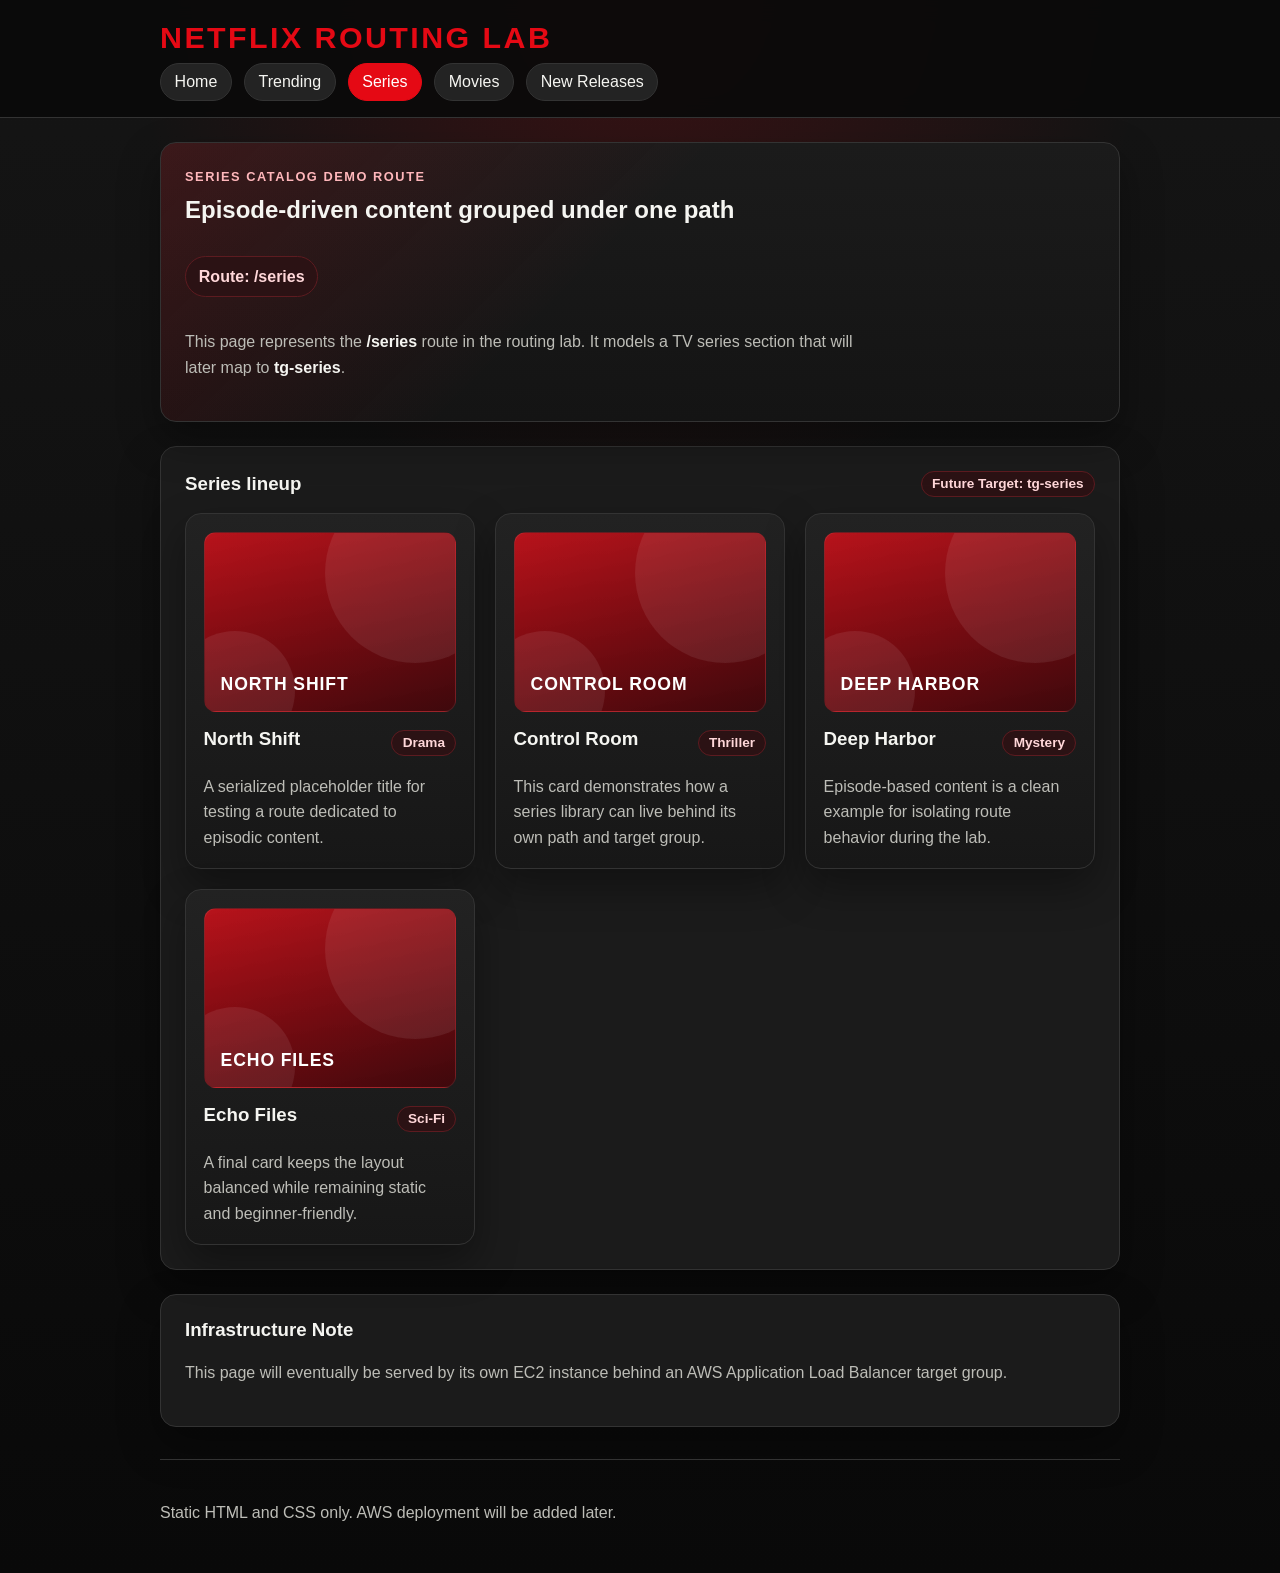
<file: deploy/series/index.html>
<!DOCTYPE html>
<html lang="en">
<head>
    <meta charset="UTF-8">
    <meta name="viewport" content="width=device-width, initial-scale=1.0">
    <title>Series | Netflix Routing Lab</title>
    <link rel="stylesheet" href="assets/styles.css">
</head>
<body>
    <header class="site-header">
        <div class="container">
            <h1 class="brand">Netflix Routing Lab</h1>
            <nav class="nav" aria-label="Main navigation">
                <a href="/">Home</a>
                <a href="/trending">Trending</a>
                <a class="active" href="/series">Series</a>
                <a href="/movies">Movies</a>
                <a href="/new">New Releases</a>
            </nav>
        </div>
    </header>

    <main class="container">
        <section class="hero">
            <span class="eyebrow">Series Catalog Demo Route</span>
            <h2>Episode-driven content grouped under one path</h2>
            <p class="route-badge">Route: /series</p>
            <p>This page represents the <strong>/series</strong> route in the routing lab. It models a TV series section that will later map to <strong>tg-series</strong>.</p>
        </section>

        <section class="info-card">
            <div class="section-heading">
                <h3>Series lineup</h3>
                <span class="chip">Future Target: tg-series</span>
            </div>
            <div class="card-grid">
                <article class="content-card">
                    <div class="poster"><span class="poster-label">NORTH SHIFT</span></div>
                    <div class="meta-row">
                        <h3>North Shift</h3>
                        <span class="chip">Drama</span>
                    </div>
                    <p>A serialized placeholder title for testing a route dedicated to episodic content.</p>
                </article>
                <article class="content-card">
                    <div class="poster"><span class="poster-label">CONTROL ROOM</span></div>
                    <div class="meta-row">
                        <h3>Control Room</h3>
                        <span class="chip">Thriller</span>
                    </div>
                    <p>This card demonstrates how a series library can live behind its own path and target group.</p>
                </article>
                <article class="content-card">
                    <div class="poster"><span class="poster-label">DEEP HARBOR</span></div>
                    <div class="meta-row">
                        <h3>Deep Harbor</h3>
                        <span class="chip">Mystery</span>
                    </div>
                    <p>Episode-based content is a clean example for isolating route behavior during the lab.</p>
                </article>
                <article class="content-card">
                    <div class="poster"><span class="poster-label">ECHO FILES</span></div>
                    <div class="meta-row">
                        <h3>Echo Files</h3>
                        <span class="chip">Sci-Fi</span>
                    </div>
                    <p>A final card keeps the layout balanced while remaining static and beginner-friendly.</p>
                </article>
            </div>
        </section>

        <section class="info-card">
            <h3>Infrastructure Note</h3>
            <p>This page will eventually be served by its own EC2 instance behind an AWS Application Load Balancer target group.</p>
        </section>
    </main>

    <footer class="container site-footer">
        <p>Static HTML and CSS only. AWS deployment will be added later.</p>
    </footer>
</body>
</html>
</file>
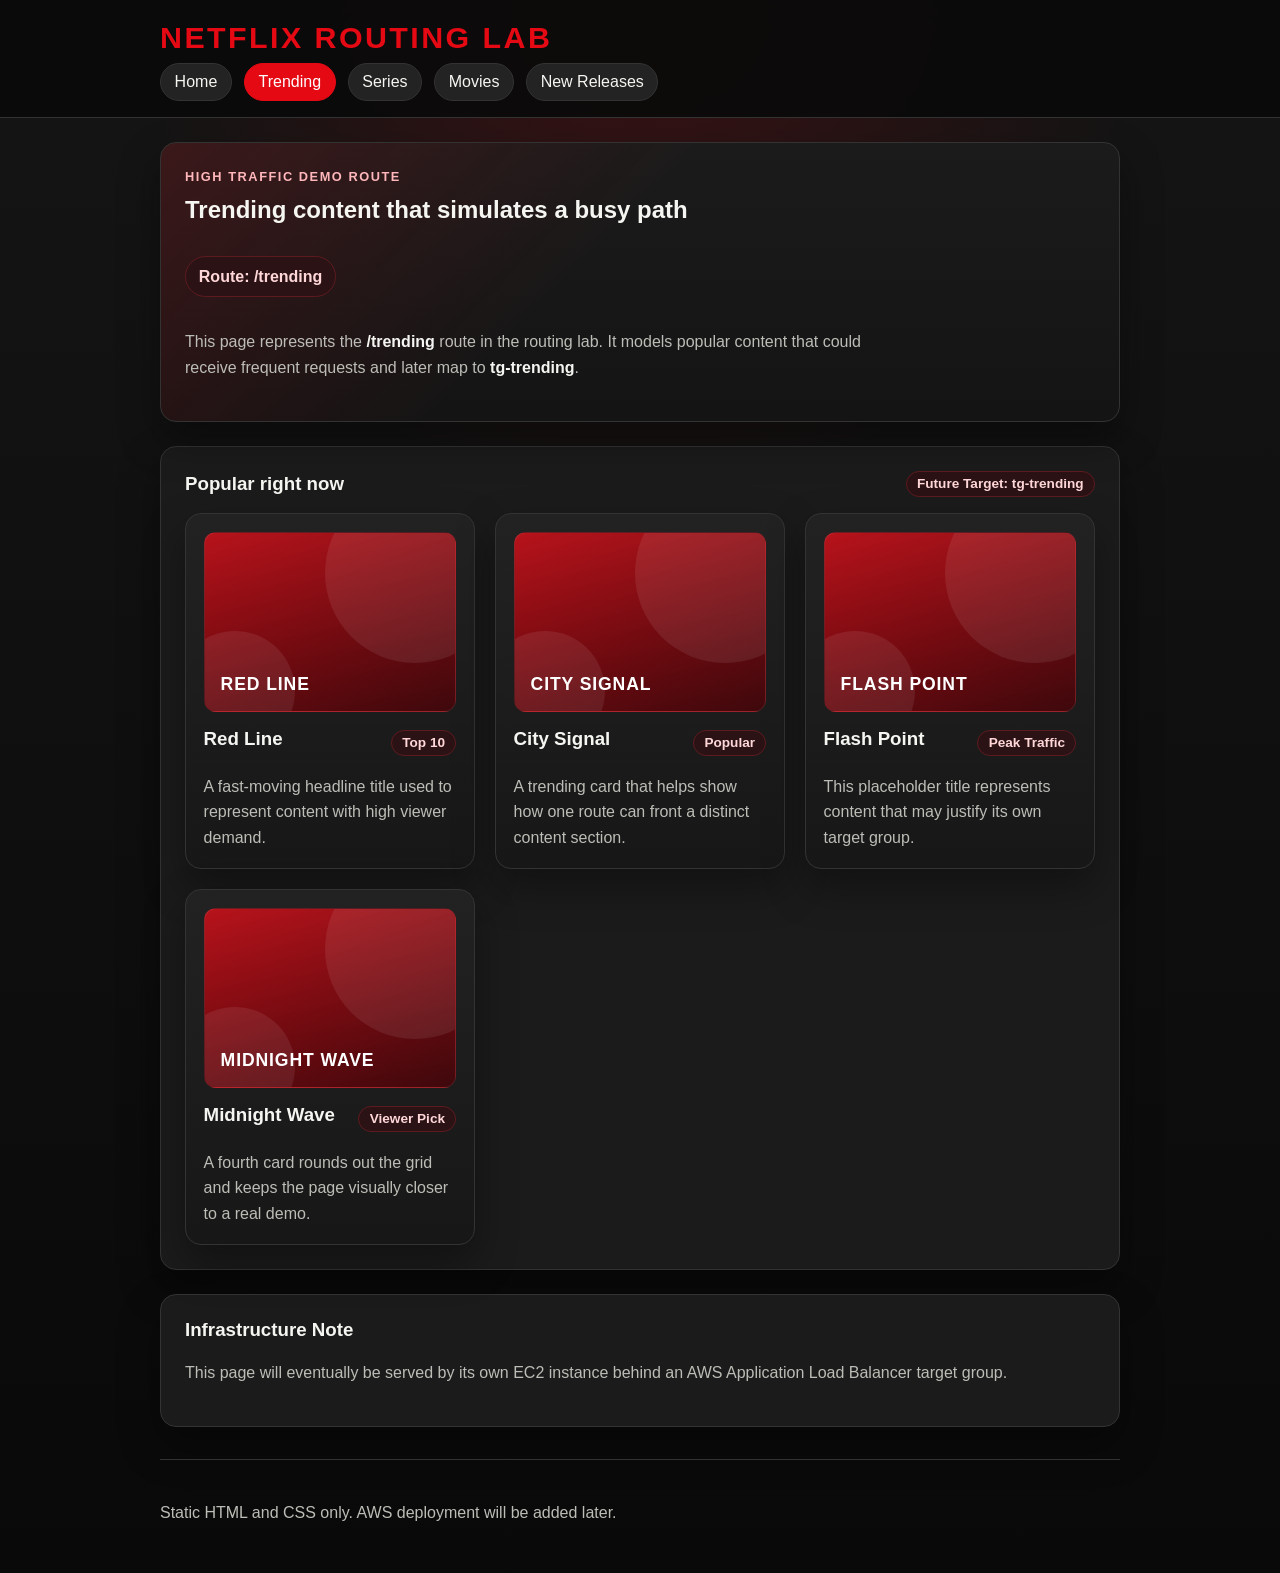
<file: deploy/trending/index.html>
<!DOCTYPE html>
<html lang="en">
<head>
    <meta charset="UTF-8">
    <meta name="viewport" content="width=device-width, initial-scale=1.0">
    <title>Trending | Netflix Routing Lab</title>
    <link rel="stylesheet" href="assets/styles.css">
</head>
<body>
    <header class="site-header">
        <div class="container">
            <h1 class="brand">Netflix Routing Lab</h1>
            <nav class="nav" aria-label="Main navigation">
                <a href="/">Home</a>
                <a class="active" href="/trending">Trending</a>
                <a href="/series">Series</a>
                <a href="/movies">Movies</a>
                <a href="/new">New Releases</a>
            </nav>
        </div>
    </header>

    <main class="container">
        <section class="hero">
            <span class="eyebrow">High Traffic Demo Route</span>
            <h2>Trending content that simulates a busy path</h2>
            <p class="route-badge">Route: /trending</p>
            <p>This page represents the <strong>/trending</strong> route in the routing lab. It models popular content that could receive frequent requests and later map to <strong>tg-trending</strong>.</p>
        </section>

        <section class="info-card">
            <div class="section-heading">
                <h3>Popular right now</h3>
                <span class="chip">Future Target: tg-trending</span>
            </div>
            <div class="card-grid">
                <article class="content-card">
                    <div class="poster"><span class="poster-label">RED LINE</span></div>
                    <div class="meta-row">
                        <h3>Red Line</h3>
                        <span class="chip">Top 10</span>
                    </div>
                    <p>A fast-moving headline title used to represent content with high viewer demand.</p>
                </article>
                <article class="content-card">
                    <div class="poster"><span class="poster-label">CITY SIGNAL</span></div>
                    <div class="meta-row">
                        <h3>City Signal</h3>
                        <span class="chip">Popular</span>
                    </div>
                    <p>A trending card that helps show how one route can front a distinct content section.</p>
                </article>
                <article class="content-card">
                    <div class="poster"><span class="poster-label">FLASH POINT</span></div>
                    <div class="meta-row">
                        <h3>Flash Point</h3>
                        <span class="chip">Peak Traffic</span>
                    </div>
                    <p>This placeholder title represents content that may justify its own target group.</p>
                </article>
                <article class="content-card">
                    <div class="poster"><span class="poster-label">MIDNIGHT WAVE</span></div>
                    <div class="meta-row">
                        <h3>Midnight Wave</h3>
                        <span class="chip">Viewer Pick</span>
                    </div>
                    <p>A fourth card rounds out the grid and keeps the page visually closer to a real demo.</p>
                </article>
            </div>
        </section>

        <section class="info-card">
            <h3>Infrastructure Note</h3>
            <p>This page will eventually be served by its own EC2 instance behind an AWS Application Load Balancer target group.</p>
        </section>
    </main>

    <footer class="container site-footer">
        <p>Static HTML and CSS only. AWS deployment will be added later.</p>
    </footer>
</body>
</html>
</file>
<file: assets/styles.css>
:root {
    --bg: #0f0f0f;
    --panel: #1b1b1b;
    --panel-alt: #232323;
    --text: #f5f5f1;
    --muted: #bdbdb7;
    --accent: #e50914;
    --border: #333333;
    --shadow: 0 18px 40px rgba(0, 0, 0, 0.35);
}

* {
    box-sizing: border-box;
}

body {
    margin: 0;
    font-family: "Segoe UI", Tahoma, Geneva, Verdana, sans-serif;
    background:
        radial-gradient(circle at top, rgba(229, 9, 20, 0.18), transparent 30%),
        linear-gradient(180deg, #151515 0%, #090909 100%);
    color: var(--text);
}

.container {
    width: min(960px, calc(100% - 2rem));
    margin: 0 auto;
}

.site-header {
    border-bottom: 1px solid var(--border);
    background-color: rgba(10, 10, 10, 0.92);
    position: sticky;
    top: 0;
    backdrop-filter: blur(10px);
    z-index: 10;
}

.brand {
    margin: 0;
    padding: 1.25rem 0 0.5rem;
    color: var(--accent);
    font-size: 1.9rem;
    letter-spacing: 0.08em;
    text-transform: uppercase;
}

.nav {
    display: flex;
    flex-wrap: wrap;
    gap: 0.75rem;
    padding: 0 0 1rem;
}

.nav a {
    color: var(--text);
    text-decoration: none;
    padding: 0.55rem 0.85rem;
    border: 1px solid var(--border);
    border-radius: 999px;
    background-color: var(--panel-alt);
    transition: background-color 0.2s ease, border-color 0.2s ease, transform 0.2s ease;
}

.nav a:hover,
.nav a:focus {
    background-color: var(--accent);
    border-color: var(--accent);
    transform: translateY(-1px);
}

.nav a.active {
    background-color: var(--accent);
    border-color: var(--accent);
    color: #ffffff;
}

.hero,
.info-card {
    background-color: var(--panel);
    border: 1px solid var(--border);
    border-radius: 16px;
    padding: 1.5rem;
    margin: 1.5rem 0;
    box-shadow: var(--shadow);
}

.hero h2,
.info-card h3 {
    margin-top: 0;
}

.hero {
    overflow: hidden;
    position: relative;
    background:
        linear-gradient(135deg, rgba(229, 9, 20, 0.16), transparent 45%),
        linear-gradient(180deg, #1b1b1b 0%, #141414 100%);
}

.hero p {
    max-width: 700px;
}

.eyebrow {
    display: inline-block;
    margin-bottom: 0.75rem;
    color: #ffb7bb;
    font-size: 0.8rem;
    font-weight: 700;
    letter-spacing: 0.12em;
    text-transform: uppercase;
}

.route-badge {
    display: inline-block;
    margin: 0.75rem 0 1rem;
    padding: 0.45rem 0.8rem;
    border-radius: 999px;
    background-color: #2b1214;
    color: #ffd7d9;
    border: 1px solid #5d1b20;
    font-weight: 600;
}

.route-list {
    padding-left: 1.2rem;
    color: var(--muted);
}

.stack {
    display: grid;
    gap: 1.5rem;
}

.card-grid {
    display: grid;
    gap: 1.25rem;
}

.route-card,
.content-card {
    background: linear-gradient(180deg, #222222 0%, #171717 100%);
    border: 1px solid var(--border);
    border-radius: 16px;
    padding: 1.1rem;
    box-shadow: var(--shadow);
}

.route-grid,
.card-grid {
    grid-template-columns: repeat(auto-fit, minmax(220px, 1fr));
}

.route-card h3,
.content-card h3 {
    margin-top: 0;
    margin-bottom: 0.5rem;
}

.route-path,
.chip {
    display: inline-block;
    padding: 0.3rem 0.65rem;
    border-radius: 999px;
    background-color: #2b1214;
    border: 1px solid #5d1b20;
    color: #ffd7d9;
    font-size: 0.85rem;
    font-weight: 600;
}

.route-card a {
    color: #ffffff;
}

.route-card p:last-child,
.content-card p:last-child {
    margin-bottom: 0;
}

.section-heading {
    display: flex;
    align-items: center;
    justify-content: space-between;
    gap: 1rem;
    margin-bottom: 1rem;
}

.section-heading h3 {
    margin: 0;
}

.routing-flow-section p {
    margin-top: 0;
}

.routing-flow {
    display: flex;
    align-items: stretch;
    gap: 0.6rem;
    margin-top: 1rem;
    overflow-x: auto;
    padding-bottom: 0.25rem;
}

.routing-flow .flow-step {
    min-width: 165px;
    flex: 1 1 0;
    background: linear-gradient(180deg, #202020 0%, #161616 100%);
    border: 1px solid var(--border);
    border-radius: 14px;
    padding: 1rem;
    box-shadow: var(--shadow);
}

.flow-step-number {
    display: inline-block;
    margin-bottom: 0.7rem;
    padding: 0.22rem 0.55rem;
    border-radius: 999px;
    background-color: #2b1214;
    border: 1px solid #7a1d23;
    color: #ffb7bb;
    font-size: 0.8rem;
    font-weight: 700;
    letter-spacing: 0.08em;
}

.routing-flow .flow-step h3 {
    margin: 0 0 0.55rem;
    font-size: 1rem;
}

.routing-flow .flow-step p {
    margin: 0;
    font-size: 0.93rem;
    line-height: 1.55;
}

.routing-flow .flow-arrow {
    display: flex;
    align-items: center;
    justify-content: center;
    color: #d7565f;
    font-size: 1.4rem;
    font-weight: 700;
    flex: 0 0 18px;
}

.routing-example {
    margin-top: 1rem;
    padding: 1rem 1.1rem;
    border: 1px solid #4b1b1f;
    border-radius: 14px;
    background: linear-gradient(180deg, rgba(229, 9, 20, 0.12), rgba(28, 28, 28, 0.95));
}

.routing-example p {
    margin: 0;
}

.routing-example p + p {
    margin-top: 0.45rem;
}

.routing-example code {
    color: #ffe1e3;
    background-color: rgba(0, 0, 0, 0.28);
    padding: 0.14rem 0.35rem;
    border-radius: 6px;
}

.poster {
    height: 180px;
    border-radius: 12px;
    margin-bottom: 1rem;
    background:
        linear-gradient(160deg, rgba(229, 9, 20, 0.75), rgba(65, 8, 12, 0.95)),
        linear-gradient(180deg, #303030, #111111);
    border: 1px solid rgba(255, 255, 255, 0.08);
    position: relative;
    overflow: hidden;
}

.poster::before,
.poster::after {
    content: "";
    position: absolute;
    border-radius: 999px;
    background: rgba(255, 255, 255, 0.08);
}

.poster::before {
    width: 180px;
    height: 180px;
    top: -50px;
    right: -50px;
}

.poster::after {
    width: 120px;
    height: 120px;
    bottom: -40px;
    left: -30px;
}

.poster-label {
    position: absolute;
    left: 1rem;
    bottom: 1rem;
    color: #ffffff;
    font-size: 1.1rem;
    font-weight: 700;
    letter-spacing: 0.05em;
}

.meta-row {
    display: flex;
    align-items: center;
    justify-content: space-between;
    gap: 0.75rem;
    margin-bottom: 0.75rem;
}

p,
li {
    line-height: 1.6;
    color: var(--muted);
}

strong {
    color: var(--text);
}

footer {
    padding: 0 0 2rem;
    color: #9a9a94;
}

.site-footer {
    border-top: 1px solid var(--border);
    margin-top: 2rem;
    padding-top: 1.5rem;
}

@media (max-width: 640px) {
    .brand {
        font-size: 1.5rem;
    }

    .hero,
    .info-card {
        padding: 1.2rem;
    }

    .section-heading,
    .meta-row {
        display: block;
    }
}

@media (max-width: 900px) {
    .routing-flow {
        flex-direction: column;
        overflow-x: visible;
    }

    .routing-flow .flow-step {
        min-width: 0;
    }

    .routing-flow .flow-arrow {
        align-self: center;
        flex-basis: auto;
        font-size: 1.2rem;
    }

    .routing-flow .flow-arrow::before {
        content: "\2193";
    }

    .routing-flow .flow-arrow {
        color: #d7565f;
    }

    .routing-flow .flow-arrow {
        font-size: 0;
    }
}
</file>
<file: deploy/home/assets/styles.css>
:root {
    --bg: #0f0f0f;
    --panel: #1b1b1b;
    --panel-alt: #232323;
    --text: #f5f5f1;
    --muted: #bdbdb7;
    --accent: #e50914;
    --border: #333333;
    --shadow: 0 18px 40px rgba(0, 0, 0, 0.35);
}

* {
    box-sizing: border-box;
}

body {
    margin: 0;
    font-family: "Segoe UI", Tahoma, Geneva, Verdana, sans-serif;
    background:
        radial-gradient(circle at top, rgba(229, 9, 20, 0.18), transparent 30%),
        linear-gradient(180deg, #151515 0%, #090909 100%);
    color: var(--text);
}

.container {
    width: min(960px, calc(100% - 2rem));
    margin: 0 auto;
}

.site-header {
    border-bottom: 1px solid var(--border);
    background-color: rgba(10, 10, 10, 0.92);
    position: sticky;
    top: 0;
    backdrop-filter: blur(10px);
    z-index: 10;
}

.brand {
    margin: 0;
    padding: 1.25rem 0 0.5rem;
    color: var(--accent);
    font-size: 1.9rem;
    letter-spacing: 0.08em;
    text-transform: uppercase;
}

.nav {
    display: flex;
    flex-wrap: wrap;
    gap: 0.75rem;
    padding: 0 0 1rem;
}

.nav a {
    color: var(--text);
    text-decoration: none;
    padding: 0.55rem 0.85rem;
    border: 1px solid var(--border);
    border-radius: 999px;
    background-color: var(--panel-alt);
    transition: background-color 0.2s ease, border-color 0.2s ease, transform 0.2s ease;
}

.nav a:hover,
.nav a:focus {
    background-color: var(--accent);
    border-color: var(--accent);
    transform: translateY(-1px);
}

.nav a.active {
    background-color: var(--accent);
    border-color: var(--accent);
    color: #ffffff;
}

.hero,
.info-card {
    background-color: var(--panel);
    border: 1px solid var(--border);
    border-radius: 16px;
    padding: 1.5rem;
    margin: 1.5rem 0;
    box-shadow: var(--shadow);
}

.hero h2,
.info-card h3 {
    margin-top: 0;
}

.hero {
    overflow: hidden;
    position: relative;
    background:
        linear-gradient(135deg, rgba(229, 9, 20, 0.16), transparent 45%),
        linear-gradient(180deg, #1b1b1b 0%, #141414 100%);
}

.hero p {
    max-width: 700px;
}

.eyebrow {
    display: inline-block;
    margin-bottom: 0.75rem;
    color: #ffb7bb;
    font-size: 0.8rem;
    font-weight: 700;
    letter-spacing: 0.12em;
    text-transform: uppercase;
}

.route-badge {
    display: inline-block;
    margin: 0.75rem 0 1rem;
    padding: 0.45rem 0.8rem;
    border-radius: 999px;
    background-color: #2b1214;
    color: #ffd7d9;
    border: 1px solid #5d1b20;
    font-weight: 600;
}

.route-list {
    padding-left: 1.2rem;
    color: var(--muted);
}

.stack {
    display: grid;
    gap: 1.5rem;
}

.card-grid {
    display: grid;
    gap: 1.25rem;
}

.route-card,
.content-card {
    background: linear-gradient(180deg, #222222 0%, #171717 100%);
    border: 1px solid var(--border);
    border-radius: 16px;
    padding: 1.1rem;
    box-shadow: var(--shadow);
}

.route-grid,
.card-grid {
    grid-template-columns: repeat(auto-fit, minmax(220px, 1fr));
}

.route-card h3,
.content-card h3 {
    margin-top: 0;
    margin-bottom: 0.5rem;
}

.route-path,
.chip {
    display: inline-block;
    padding: 0.3rem 0.65rem;
    border-radius: 999px;
    background-color: #2b1214;
    border: 1px solid #5d1b20;
    color: #ffd7d9;
    font-size: 0.85rem;
    font-weight: 600;
}

.route-card a {
    color: #ffffff;
}

.route-card p:last-child,
.content-card p:last-child {
    margin-bottom: 0;
}

.section-heading {
    display: flex;
    align-items: center;
    justify-content: space-between;
    gap: 1rem;
    margin-bottom: 1rem;
}

.section-heading h3 {
    margin: 0;
}

.routing-flow-section p {
    margin-top: 0;
}

.routing-flow {
    display: flex;
    align-items: stretch;
    gap: 0.6rem;
    margin-top: 1rem;
    overflow-x: auto;
    padding-bottom: 0.25rem;
}

.routing-flow .flow-step {
    min-width: 165px;
    flex: 1 1 0;
    background: linear-gradient(180deg, #202020 0%, #161616 100%);
    border: 1px solid var(--border);
    border-radius: 14px;
    padding: 1rem;
    box-shadow: var(--shadow);
}

.flow-step-number {
    display: inline-block;
    margin-bottom: 0.7rem;
    padding: 0.22rem 0.55rem;
    border-radius: 999px;
    background-color: #2b1214;
    border: 1px solid #7a1d23;
    color: #ffb7bb;
    font-size: 0.8rem;
    font-weight: 700;
    letter-spacing: 0.08em;
}

.routing-flow .flow-step h3 {
    margin: 0 0 0.55rem;
    font-size: 1rem;
}

.routing-flow .flow-step p {
    margin: 0;
    font-size: 0.93rem;
    line-height: 1.55;
}

.routing-flow .flow-arrow {
    display: flex;
    align-items: center;
    justify-content: center;
    color: #d7565f;
    font-size: 1.4rem;
    font-weight: 700;
    flex: 0 0 18px;
}

.routing-example {
    margin-top: 1rem;
    padding: 1rem 1.1rem;
    border: 1px solid #4b1b1f;
    border-radius: 14px;
    background: linear-gradient(180deg, rgba(229, 9, 20, 0.12), rgba(28, 28, 28, 0.95));
}

.routing-example p {
    margin: 0;
}

.routing-example p + p {
    margin-top: 0.45rem;
}

.routing-example code {
    color: #ffe1e3;
    background-color: rgba(0, 0, 0, 0.28);
    padding: 0.14rem 0.35rem;
    border-radius: 6px;
}

.poster {
    height: 180px;
    border-radius: 12px;
    margin-bottom: 1rem;
    background:
        linear-gradient(160deg, rgba(229, 9, 20, 0.75), rgba(65, 8, 12, 0.95)),
        linear-gradient(180deg, #303030, #111111);
    border: 1px solid rgba(255, 255, 255, 0.08);
    position: relative;
    overflow: hidden;
}

.poster::before,
.poster::after {
    content: "";
    position: absolute;
    border-radius: 999px;
    background: rgba(255, 255, 255, 0.08);
}

.poster::before {
    width: 180px;
    height: 180px;
    top: -50px;
    right: -50px;
}

.poster::after {
    width: 120px;
    height: 120px;
    bottom: -40px;
    left: -30px;
}

.poster-label {
    position: absolute;
    left: 1rem;
    bottom: 1rem;
    color: #ffffff;
    font-size: 1.1rem;
    font-weight: 700;
    letter-spacing: 0.05em;
}

.meta-row {
    display: flex;
    align-items: center;
    justify-content: space-between;
    gap: 0.75rem;
    margin-bottom: 0.75rem;
}

p,
li {
    line-height: 1.6;
    color: var(--muted);
}

strong {
    color: var(--text);
}

footer {
    padding: 0 0 2rem;
    color: #9a9a94;
}

.site-footer {
    border-top: 1px solid var(--border);
    margin-top: 2rem;
    padding-top: 1.5rem;
}

@media (max-width: 640px) {
    .brand {
        font-size: 1.5rem;
    }

    .hero,
    .info-card {
        padding: 1.2rem;
    }

    .section-heading,
    .meta-row {
        display: block;
    }
}

@media (max-width: 900px) {
    .routing-flow {
        flex-direction: column;
        overflow-x: visible;
    }

    .routing-flow .flow-step {
        min-width: 0;
    }

    .routing-flow .flow-arrow {
        align-self: center;
        flex-basis: auto;
        font-size: 1.2rem;
    }

    .routing-flow .flow-arrow::before {
        content: "\2193";
    }

    .routing-flow .flow-arrow {
        color: #d7565f;
    }

    .routing-flow .flow-arrow {
        font-size: 0;
    }
}
</file>
<file: deploy/movies/assets/styles.css>
:root {
    --bg: #0f0f0f;
    --panel: #1b1b1b;
    --panel-alt: #232323;
    --text: #f5f5f1;
    --muted: #bdbdb7;
    --accent: #e50914;
    --border: #333333;
    --shadow: 0 18px 40px rgba(0, 0, 0, 0.35);
}

* {
    box-sizing: border-box;
}

body {
    margin: 0;
    font-family: "Segoe UI", Tahoma, Geneva, Verdana, sans-serif;
    background:
        radial-gradient(circle at top, rgba(229, 9, 20, 0.18), transparent 30%),
        linear-gradient(180deg, #151515 0%, #090909 100%);
    color: var(--text);
}

.container {
    width: min(960px, calc(100% - 2rem));
    margin: 0 auto;
}

.site-header {
    border-bottom: 1px solid var(--border);
    background-color: rgba(10, 10, 10, 0.92);
    position: sticky;
    top: 0;
    backdrop-filter: blur(10px);
    z-index: 10;
}

.brand {
    margin: 0;
    padding: 1.25rem 0 0.5rem;
    color: var(--accent);
    font-size: 1.9rem;
    letter-spacing: 0.08em;
    text-transform: uppercase;
}

.nav {
    display: flex;
    flex-wrap: wrap;
    gap: 0.75rem;
    padding: 0 0 1rem;
}

.nav a {
    color: var(--text);
    text-decoration: none;
    padding: 0.55rem 0.85rem;
    border: 1px solid var(--border);
    border-radius: 999px;
    background-color: var(--panel-alt);
    transition: background-color 0.2s ease, border-color 0.2s ease, transform 0.2s ease;
}

.nav a:hover,
.nav a:focus {
    background-color: var(--accent);
    border-color: var(--accent);
    transform: translateY(-1px);
}

.nav a.active {
    background-color: var(--accent);
    border-color: var(--accent);
    color: #ffffff;
}

.hero,
.info-card {
    background-color: var(--panel);
    border: 1px solid var(--border);
    border-radius: 16px;
    padding: 1.5rem;
    margin: 1.5rem 0;
    box-shadow: var(--shadow);
}

.hero h2,
.info-card h3 {
    margin-top: 0;
}

.hero {
    overflow: hidden;
    position: relative;
    background:
        linear-gradient(135deg, rgba(229, 9, 20, 0.16), transparent 45%),
        linear-gradient(180deg, #1b1b1b 0%, #141414 100%);
}

.hero p {
    max-width: 700px;
}

.eyebrow {
    display: inline-block;
    margin-bottom: 0.75rem;
    color: #ffb7bb;
    font-size: 0.8rem;
    font-weight: 700;
    letter-spacing: 0.12em;
    text-transform: uppercase;
}

.route-badge {
    display: inline-block;
    margin: 0.75rem 0 1rem;
    padding: 0.45rem 0.8rem;
    border-radius: 999px;
    background-color: #2b1214;
    color: #ffd7d9;
    border: 1px solid #5d1b20;
    font-weight: 600;
}

.route-list {
    padding-left: 1.2rem;
    color: var(--muted);
}

.stack {
    display: grid;
    gap: 1.5rem;
}

.card-grid {
    display: grid;
    gap: 1.25rem;
}

.route-card,
.content-card {
    background: linear-gradient(180deg, #222222 0%, #171717 100%);
    border: 1px solid var(--border);
    border-radius: 16px;
    padding: 1.1rem;
    box-shadow: var(--shadow);
}

.route-grid,
.card-grid {
    grid-template-columns: repeat(auto-fit, minmax(220px, 1fr));
}

.route-card h3,
.content-card h3 {
    margin-top: 0;
    margin-bottom: 0.5rem;
}

.route-path,
.chip {
    display: inline-block;
    padding: 0.3rem 0.65rem;
    border-radius: 999px;
    background-color: #2b1214;
    border: 1px solid #5d1b20;
    color: #ffd7d9;
    font-size: 0.85rem;
    font-weight: 600;
}

.route-card a {
    color: #ffffff;
}

.route-card p:last-child,
.content-card p:last-child {
    margin-bottom: 0;
}

.section-heading {
    display: flex;
    align-items: center;
    justify-content: space-between;
    gap: 1rem;
    margin-bottom: 1rem;
}

.section-heading h3 {
    margin: 0;
}

.routing-flow-section p {
    margin-top: 0;
}

.routing-flow {
    display: flex;
    align-items: stretch;
    gap: 0.6rem;
    margin-top: 1rem;
    overflow-x: auto;
    padding-bottom: 0.25rem;
}

.routing-flow .flow-step {
    min-width: 165px;
    flex: 1 1 0;
    background: linear-gradient(180deg, #202020 0%, #161616 100%);
    border: 1px solid var(--border);
    border-radius: 14px;
    padding: 1rem;
    box-shadow: var(--shadow);
}

.flow-step-number {
    display: inline-block;
    margin-bottom: 0.7rem;
    padding: 0.22rem 0.55rem;
    border-radius: 999px;
    background-color: #2b1214;
    border: 1px solid #7a1d23;
    color: #ffb7bb;
    font-size: 0.8rem;
    font-weight: 700;
    letter-spacing: 0.08em;
}

.routing-flow .flow-step h3 {
    margin: 0 0 0.55rem;
    font-size: 1rem;
}

.routing-flow .flow-step p {
    margin: 0;
    font-size: 0.93rem;
    line-height: 1.55;
}

.routing-flow .flow-arrow {
    display: flex;
    align-items: center;
    justify-content: center;
    color: #d7565f;
    font-size: 1.4rem;
    font-weight: 700;
    flex: 0 0 18px;
}

.routing-example {
    margin-top: 1rem;
    padding: 1rem 1.1rem;
    border: 1px solid #4b1b1f;
    border-radius: 14px;
    background: linear-gradient(180deg, rgba(229, 9, 20, 0.12), rgba(28, 28, 28, 0.95));
}

.routing-example p {
    margin: 0;
}

.routing-example p + p {
    margin-top: 0.45rem;
}

.routing-example code {
    color: #ffe1e3;
    background-color: rgba(0, 0, 0, 0.28);
    padding: 0.14rem 0.35rem;
    border-radius: 6px;
}

.poster {
    height: 180px;
    border-radius: 12px;
    margin-bottom: 1rem;
    background:
        linear-gradient(160deg, rgba(229, 9, 20, 0.75), rgba(65, 8, 12, 0.95)),
        linear-gradient(180deg, #303030, #111111);
    border: 1px solid rgba(255, 255, 255, 0.08);
    position: relative;
    overflow: hidden;
}

.poster::before,
.poster::after {
    content: "";
    position: absolute;
    border-radius: 999px;
    background: rgba(255, 255, 255, 0.08);
}

.poster::before {
    width: 180px;
    height: 180px;
    top: -50px;
    right: -50px;
}

.poster::after {
    width: 120px;
    height: 120px;
    bottom: -40px;
    left: -30px;
}

.poster-label {
    position: absolute;
    left: 1rem;
    bottom: 1rem;
    color: #ffffff;
    font-size: 1.1rem;
    font-weight: 700;
    letter-spacing: 0.05em;
}

.meta-row {
    display: flex;
    align-items: center;
    justify-content: space-between;
    gap: 0.75rem;
    margin-bottom: 0.75rem;
}

p,
li {
    line-height: 1.6;
    color: var(--muted);
}

strong {
    color: var(--text);
}

footer {
    padding: 0 0 2rem;
    color: #9a9a94;
}

.site-footer {
    border-top: 1px solid var(--border);
    margin-top: 2rem;
    padding-top: 1.5rem;
}

@media (max-width: 640px) {
    .brand {
        font-size: 1.5rem;
    }

    .hero,
    .info-card {
        padding: 1.2rem;
    }

    .section-heading,
    .meta-row {
        display: block;
    }
}

@media (max-width: 900px) {
    .routing-flow {
        flex-direction: column;
        overflow-x: visible;
    }

    .routing-flow .flow-step {
        min-width: 0;
    }

    .routing-flow .flow-arrow {
        align-self: center;
        flex-basis: auto;
        font-size: 1.2rem;
    }

    .routing-flow .flow-arrow::before {
        content: "\2193";
    }

    .routing-flow .flow-arrow {
        color: #d7565f;
    }

    .routing-flow .flow-arrow {
        font-size: 0;
    }
}
</file>
<file: deploy/new/assets/styles.css>
:root {
    --bg: #0f0f0f;
    --panel: #1b1b1b;
    --panel-alt: #232323;
    --text: #f5f5f1;
    --muted: #bdbdb7;
    --accent: #e50914;
    --border: #333333;
    --shadow: 0 18px 40px rgba(0, 0, 0, 0.35);
}

* {
    box-sizing: border-box;
}

body {
    margin: 0;
    font-family: "Segoe UI", Tahoma, Geneva, Verdana, sans-serif;
    background:
        radial-gradient(circle at top, rgba(229, 9, 20, 0.18), transparent 30%),
        linear-gradient(180deg, #151515 0%, #090909 100%);
    color: var(--text);
}

.container {
    width: min(960px, calc(100% - 2rem));
    margin: 0 auto;
}

.site-header {
    border-bottom: 1px solid var(--border);
    background-color: rgba(10, 10, 10, 0.92);
    position: sticky;
    top: 0;
    backdrop-filter: blur(10px);
    z-index: 10;
}

.brand {
    margin: 0;
    padding: 1.25rem 0 0.5rem;
    color: var(--accent);
    font-size: 1.9rem;
    letter-spacing: 0.08em;
    text-transform: uppercase;
}

.nav {
    display: flex;
    flex-wrap: wrap;
    gap: 0.75rem;
    padding: 0 0 1rem;
}

.nav a {
    color: var(--text);
    text-decoration: none;
    padding: 0.55rem 0.85rem;
    border: 1px solid var(--border);
    border-radius: 999px;
    background-color: var(--panel-alt);
    transition: background-color 0.2s ease, border-color 0.2s ease, transform 0.2s ease;
}

.nav a:hover,
.nav a:focus {
    background-color: var(--accent);
    border-color: var(--accent);
    transform: translateY(-1px);
}

.nav a.active {
    background-color: var(--accent);
    border-color: var(--accent);
    color: #ffffff;
}

.hero,
.info-card {
    background-color: var(--panel);
    border: 1px solid var(--border);
    border-radius: 16px;
    padding: 1.5rem;
    margin: 1.5rem 0;
    box-shadow: var(--shadow);
}

.hero h2,
.info-card h3 {
    margin-top: 0;
}

.hero {
    overflow: hidden;
    position: relative;
    background:
        linear-gradient(135deg, rgba(229, 9, 20, 0.16), transparent 45%),
        linear-gradient(180deg, #1b1b1b 0%, #141414 100%);
}

.hero p {
    max-width: 700px;
}

.eyebrow {
    display: inline-block;
    margin-bottom: 0.75rem;
    color: #ffb7bb;
    font-size: 0.8rem;
    font-weight: 700;
    letter-spacing: 0.12em;
    text-transform: uppercase;
}

.route-badge {
    display: inline-block;
    margin: 0.75rem 0 1rem;
    padding: 0.45rem 0.8rem;
    border-radius: 999px;
    background-color: #2b1214;
    color: #ffd7d9;
    border: 1px solid #5d1b20;
    font-weight: 600;
}

.route-list {
    padding-left: 1.2rem;
    color: var(--muted);
}

.stack {
    display: grid;
    gap: 1.5rem;
}

.card-grid {
    display: grid;
    gap: 1.25rem;
}

.route-card,
.content-card {
    background: linear-gradient(180deg, #222222 0%, #171717 100%);
    border: 1px solid var(--border);
    border-radius: 16px;
    padding: 1.1rem;
    box-shadow: var(--shadow);
}

.route-grid,
.card-grid {
    grid-template-columns: repeat(auto-fit, minmax(220px, 1fr));
}

.route-card h3,
.content-card h3 {
    margin-top: 0;
    margin-bottom: 0.5rem;
}

.route-path,
.chip {
    display: inline-block;
    padding: 0.3rem 0.65rem;
    border-radius: 999px;
    background-color: #2b1214;
    border: 1px solid #5d1b20;
    color: #ffd7d9;
    font-size: 0.85rem;
    font-weight: 600;
}

.route-card a {
    color: #ffffff;
}

.route-card p:last-child,
.content-card p:last-child {
    margin-bottom: 0;
}

.section-heading {
    display: flex;
    align-items: center;
    justify-content: space-between;
    gap: 1rem;
    margin-bottom: 1rem;
}

.section-heading h3 {
    margin: 0;
}

.routing-flow-section p {
    margin-top: 0;
}

.routing-flow {
    display: flex;
    align-items: stretch;
    gap: 0.6rem;
    margin-top: 1rem;
    overflow-x: auto;
    padding-bottom: 0.25rem;
}

.routing-flow .flow-step {
    min-width: 165px;
    flex: 1 1 0;
    background: linear-gradient(180deg, #202020 0%, #161616 100%);
    border: 1px solid var(--border);
    border-radius: 14px;
    padding: 1rem;
    box-shadow: var(--shadow);
}

.flow-step-number {
    display: inline-block;
    margin-bottom: 0.7rem;
    padding: 0.22rem 0.55rem;
    border-radius: 999px;
    background-color: #2b1214;
    border: 1px solid #7a1d23;
    color: #ffb7bb;
    font-size: 0.8rem;
    font-weight: 700;
    letter-spacing: 0.08em;
}

.routing-flow .flow-step h3 {
    margin: 0 0 0.55rem;
    font-size: 1rem;
}

.routing-flow .flow-step p {
    margin: 0;
    font-size: 0.93rem;
    line-height: 1.55;
}

.routing-flow .flow-arrow {
    display: flex;
    align-items: center;
    justify-content: center;
    color: #d7565f;
    font-size: 1.4rem;
    font-weight: 700;
    flex: 0 0 18px;
}

.routing-example {
    margin-top: 1rem;
    padding: 1rem 1.1rem;
    border: 1px solid #4b1b1f;
    border-radius: 14px;
    background: linear-gradient(180deg, rgba(229, 9, 20, 0.12), rgba(28, 28, 28, 0.95));
}

.routing-example p {
    margin: 0;
}

.routing-example p + p {
    margin-top: 0.45rem;
}

.routing-example code {
    color: #ffe1e3;
    background-color: rgba(0, 0, 0, 0.28);
    padding: 0.14rem 0.35rem;
    border-radius: 6px;
}

.poster {
    height: 180px;
    border-radius: 12px;
    margin-bottom: 1rem;
    background:
        linear-gradient(160deg, rgba(229, 9, 20, 0.75), rgba(65, 8, 12, 0.95)),
        linear-gradient(180deg, #303030, #111111);
    border: 1px solid rgba(255, 255, 255, 0.08);
    position: relative;
    overflow: hidden;
}

.poster::before,
.poster::after {
    content: "";
    position: absolute;
    border-radius: 999px;
    background: rgba(255, 255, 255, 0.08);
}

.poster::before {
    width: 180px;
    height: 180px;
    top: -50px;
    right: -50px;
}

.poster::after {
    width: 120px;
    height: 120px;
    bottom: -40px;
    left: -30px;
}

.poster-label {
    position: absolute;
    left: 1rem;
    bottom: 1rem;
    color: #ffffff;
    font-size: 1.1rem;
    font-weight: 700;
    letter-spacing: 0.05em;
}

.meta-row {
    display: flex;
    align-items: center;
    justify-content: space-between;
    gap: 0.75rem;
    margin-bottom: 0.75rem;
}

p,
li {
    line-height: 1.6;
    color: var(--muted);
}

strong {
    color: var(--text);
}

footer {
    padding: 0 0 2rem;
    color: #9a9a94;
}

.site-footer {
    border-top: 1px solid var(--border);
    margin-top: 2rem;
    padding-top: 1.5rem;
}

@media (max-width: 640px) {
    .brand {
        font-size: 1.5rem;
    }

    .hero,
    .info-card {
        padding: 1.2rem;
    }

    .section-heading,
    .meta-row {
        display: block;
    }
}

@media (max-width: 900px) {
    .routing-flow {
        flex-direction: column;
        overflow-x: visible;
    }

    .routing-flow .flow-step {
        min-width: 0;
    }

    .routing-flow .flow-arrow {
        align-self: center;
        flex-basis: auto;
        font-size: 1.2rem;
    }

    .routing-flow .flow-arrow::before {
        content: "\2193";
    }

    .routing-flow .flow-arrow {
        color: #d7565f;
    }

    .routing-flow .flow-arrow {
        font-size: 0;
    }
}
</file>
<file: deploy/series/assets/styles.css>
:root {
    --bg: #0f0f0f;
    --panel: #1b1b1b;
    --panel-alt: #232323;
    --text: #f5f5f1;
    --muted: #bdbdb7;
    --accent: #e50914;
    --border: #333333;
    --shadow: 0 18px 40px rgba(0, 0, 0, 0.35);
}

* {
    box-sizing: border-box;
}

body {
    margin: 0;
    font-family: "Segoe UI", Tahoma, Geneva, Verdana, sans-serif;
    background:
        radial-gradient(circle at top, rgba(229, 9, 20, 0.18), transparent 30%),
        linear-gradient(180deg, #151515 0%, #090909 100%);
    color: var(--text);
}

.container {
    width: min(960px, calc(100% - 2rem));
    margin: 0 auto;
}

.site-header {
    border-bottom: 1px solid var(--border);
    background-color: rgba(10, 10, 10, 0.92);
    position: sticky;
    top: 0;
    backdrop-filter: blur(10px);
    z-index: 10;
}

.brand {
    margin: 0;
    padding: 1.25rem 0 0.5rem;
    color: var(--accent);
    font-size: 1.9rem;
    letter-spacing: 0.08em;
    text-transform: uppercase;
}

.nav {
    display: flex;
    flex-wrap: wrap;
    gap: 0.75rem;
    padding: 0 0 1rem;
}

.nav a {
    color: var(--text);
    text-decoration: none;
    padding: 0.55rem 0.85rem;
    border: 1px solid var(--border);
    border-radius: 999px;
    background-color: var(--panel-alt);
    transition: background-color 0.2s ease, border-color 0.2s ease, transform 0.2s ease;
}

.nav a:hover,
.nav a:focus {
    background-color: var(--accent);
    border-color: var(--accent);
    transform: translateY(-1px);
}

.nav a.active {
    background-color: var(--accent);
    border-color: var(--accent);
    color: #ffffff;
}

.hero,
.info-card {
    background-color: var(--panel);
    border: 1px solid var(--border);
    border-radius: 16px;
    padding: 1.5rem;
    margin: 1.5rem 0;
    box-shadow: var(--shadow);
}

.hero h2,
.info-card h3 {
    margin-top: 0;
}

.hero {
    overflow: hidden;
    position: relative;
    background:
        linear-gradient(135deg, rgba(229, 9, 20, 0.16), transparent 45%),
        linear-gradient(180deg, #1b1b1b 0%, #141414 100%);
}

.hero p {
    max-width: 700px;
}

.eyebrow {
    display: inline-block;
    margin-bottom: 0.75rem;
    color: #ffb7bb;
    font-size: 0.8rem;
    font-weight: 700;
    letter-spacing: 0.12em;
    text-transform: uppercase;
}

.route-badge {
    display: inline-block;
    margin: 0.75rem 0 1rem;
    padding: 0.45rem 0.8rem;
    border-radius: 999px;
    background-color: #2b1214;
    color: #ffd7d9;
    border: 1px solid #5d1b20;
    font-weight: 600;
}

.route-list {
    padding-left: 1.2rem;
    color: var(--muted);
}

.stack {
    display: grid;
    gap: 1.5rem;
}

.card-grid {
    display: grid;
    gap: 1.25rem;
}

.route-card,
.content-card {
    background: linear-gradient(180deg, #222222 0%, #171717 100%);
    border: 1px solid var(--border);
    border-radius: 16px;
    padding: 1.1rem;
    box-shadow: var(--shadow);
}

.route-grid,
.card-grid {
    grid-template-columns: repeat(auto-fit, minmax(220px, 1fr));
}

.route-card h3,
.content-card h3 {
    margin-top: 0;
    margin-bottom: 0.5rem;
}

.route-path,
.chip {
    display: inline-block;
    padding: 0.3rem 0.65rem;
    border-radius: 999px;
    background-color: #2b1214;
    border: 1px solid #5d1b20;
    color: #ffd7d9;
    font-size: 0.85rem;
    font-weight: 600;
}

.route-card a {
    color: #ffffff;
}

.route-card p:last-child,
.content-card p:last-child {
    margin-bottom: 0;
}

.section-heading {
    display: flex;
    align-items: center;
    justify-content: space-between;
    gap: 1rem;
    margin-bottom: 1rem;
}

.section-heading h3 {
    margin: 0;
}

.routing-flow-section p {
    margin-top: 0;
}

.routing-flow {
    display: flex;
    align-items: stretch;
    gap: 0.6rem;
    margin-top: 1rem;
    overflow-x: auto;
    padding-bottom: 0.25rem;
}

.routing-flow .flow-step {
    min-width: 165px;
    flex: 1 1 0;
    background: linear-gradient(180deg, #202020 0%, #161616 100%);
    border: 1px solid var(--border);
    border-radius: 14px;
    padding: 1rem;
    box-shadow: var(--shadow);
}

.flow-step-number {
    display: inline-block;
    margin-bottom: 0.7rem;
    padding: 0.22rem 0.55rem;
    border-radius: 999px;
    background-color: #2b1214;
    border: 1px solid #7a1d23;
    color: #ffb7bb;
    font-size: 0.8rem;
    font-weight: 700;
    letter-spacing: 0.08em;
}

.routing-flow .flow-step h3 {
    margin: 0 0 0.55rem;
    font-size: 1rem;
}

.routing-flow .flow-step p {
    margin: 0;
    font-size: 0.93rem;
    line-height: 1.55;
}

.routing-flow .flow-arrow {
    display: flex;
    align-items: center;
    justify-content: center;
    color: #d7565f;
    font-size: 1.4rem;
    font-weight: 700;
    flex: 0 0 18px;
}

.routing-example {
    margin-top: 1rem;
    padding: 1rem 1.1rem;
    border: 1px solid #4b1b1f;
    border-radius: 14px;
    background: linear-gradient(180deg, rgba(229, 9, 20, 0.12), rgba(28, 28, 28, 0.95));
}

.routing-example p {
    margin: 0;
}

.routing-example p + p {
    margin-top: 0.45rem;
}

.routing-example code {
    color: #ffe1e3;
    background-color: rgba(0, 0, 0, 0.28);
    padding: 0.14rem 0.35rem;
    border-radius: 6px;
}

.poster {
    height: 180px;
    border-radius: 12px;
    margin-bottom: 1rem;
    background:
        linear-gradient(160deg, rgba(229, 9, 20, 0.75), rgba(65, 8, 12, 0.95)),
        linear-gradient(180deg, #303030, #111111);
    border: 1px solid rgba(255, 255, 255, 0.08);
    position: relative;
    overflow: hidden;
}

.poster::before,
.poster::after {
    content: "";
    position: absolute;
    border-radius: 999px;
    background: rgba(255, 255, 255, 0.08);
}

.poster::before {
    width: 180px;
    height: 180px;
    top: -50px;
    right: -50px;
}

.poster::after {
    width: 120px;
    height: 120px;
    bottom: -40px;
    left: -30px;
}

.poster-label {
    position: absolute;
    left: 1rem;
    bottom: 1rem;
    color: #ffffff;
    font-size: 1.1rem;
    font-weight: 700;
    letter-spacing: 0.05em;
}

.meta-row {
    display: flex;
    align-items: center;
    justify-content: space-between;
    gap: 0.75rem;
    margin-bottom: 0.75rem;
}

p,
li {
    line-height: 1.6;
    color: var(--muted);
}

strong {
    color: var(--text);
}

footer {
    padding: 0 0 2rem;
    color: #9a9a94;
}

.site-footer {
    border-top: 1px solid var(--border);
    margin-top: 2rem;
    padding-top: 1.5rem;
}

@media (max-width: 640px) {
    .brand {
        font-size: 1.5rem;
    }

    .hero,
    .info-card {
        padding: 1.2rem;
    }

    .section-heading,
    .meta-row {
        display: block;
    }
}

@media (max-width: 900px) {
    .routing-flow {
        flex-direction: column;
        overflow-x: visible;
    }

    .routing-flow .flow-step {
        min-width: 0;
    }

    .routing-flow .flow-arrow {
        align-self: center;
        flex-basis: auto;
        font-size: 1.2rem;
    }

    .routing-flow .flow-arrow::before {
        content: "\2193";
    }

    .routing-flow .flow-arrow {
        color: #d7565f;
    }

    .routing-flow .flow-arrow {
        font-size: 0;
    }
}
</file>
<file: deploy/trending/assets/styles.css>
:root {
    --bg: #0f0f0f;
    --panel: #1b1b1b;
    --panel-alt: #232323;
    --text: #f5f5f1;
    --muted: #bdbdb7;
    --accent: #e50914;
    --border: #333333;
    --shadow: 0 18px 40px rgba(0, 0, 0, 0.35);
}

* {
    box-sizing: border-box;
}

body {
    margin: 0;
    font-family: "Segoe UI", Tahoma, Geneva, Verdana, sans-serif;
    background:
        radial-gradient(circle at top, rgba(229, 9, 20, 0.18), transparent 30%),
        linear-gradient(180deg, #151515 0%, #090909 100%);
    color: var(--text);
}

.container {
    width: min(960px, calc(100% - 2rem));
    margin: 0 auto;
}

.site-header {
    border-bottom: 1px solid var(--border);
    background-color: rgba(10, 10, 10, 0.92);
    position: sticky;
    top: 0;
    backdrop-filter: blur(10px);
    z-index: 10;
}

.brand {
    margin: 0;
    padding: 1.25rem 0 0.5rem;
    color: var(--accent);
    font-size: 1.9rem;
    letter-spacing: 0.08em;
    text-transform: uppercase;
}

.nav {
    display: flex;
    flex-wrap: wrap;
    gap: 0.75rem;
    padding: 0 0 1rem;
}

.nav a {
    color: var(--text);
    text-decoration: none;
    padding: 0.55rem 0.85rem;
    border: 1px solid var(--border);
    border-radius: 999px;
    background-color: var(--panel-alt);
    transition: background-color 0.2s ease, border-color 0.2s ease, transform 0.2s ease;
}

.nav a:hover,
.nav a:focus {
    background-color: var(--accent);
    border-color: var(--accent);
    transform: translateY(-1px);
}

.nav a.active {
    background-color: var(--accent);
    border-color: var(--accent);
    color: #ffffff;
}

.hero,
.info-card {
    background-color: var(--panel);
    border: 1px solid var(--border);
    border-radius: 16px;
    padding: 1.5rem;
    margin: 1.5rem 0;
    box-shadow: var(--shadow);
}

.hero h2,
.info-card h3 {
    margin-top: 0;
}

.hero {
    overflow: hidden;
    position: relative;
    background:
        linear-gradient(135deg, rgba(229, 9, 20, 0.16), transparent 45%),
        linear-gradient(180deg, #1b1b1b 0%, #141414 100%);
}

.hero p {
    max-width: 700px;
}

.eyebrow {
    display: inline-block;
    margin-bottom: 0.75rem;
    color: #ffb7bb;
    font-size: 0.8rem;
    font-weight: 700;
    letter-spacing: 0.12em;
    text-transform: uppercase;
}

.route-badge {
    display: inline-block;
    margin: 0.75rem 0 1rem;
    padding: 0.45rem 0.8rem;
    border-radius: 999px;
    background-color: #2b1214;
    color: #ffd7d9;
    border: 1px solid #5d1b20;
    font-weight: 600;
}

.route-list {
    padding-left: 1.2rem;
    color: var(--muted);
}

.stack {
    display: grid;
    gap: 1.5rem;
}

.card-grid {
    display: grid;
    gap: 1.25rem;
}

.route-card,
.content-card {
    background: linear-gradient(180deg, #222222 0%, #171717 100%);
    border: 1px solid var(--border);
    border-radius: 16px;
    padding: 1.1rem;
    box-shadow: var(--shadow);
}

.route-grid,
.card-grid {
    grid-template-columns: repeat(auto-fit, minmax(220px, 1fr));
}

.route-card h3,
.content-card h3 {
    margin-top: 0;
    margin-bottom: 0.5rem;
}

.route-path,
.chip {
    display: inline-block;
    padding: 0.3rem 0.65rem;
    border-radius: 999px;
    background-color: #2b1214;
    border: 1px solid #5d1b20;
    color: #ffd7d9;
    font-size: 0.85rem;
    font-weight: 600;
}

.route-card a {
    color: #ffffff;
}

.route-card p:last-child,
.content-card p:last-child {
    margin-bottom: 0;
}

.section-heading {
    display: flex;
    align-items: center;
    justify-content: space-between;
    gap: 1rem;
    margin-bottom: 1rem;
}

.section-heading h3 {
    margin: 0;
}

.routing-flow-section p {
    margin-top: 0;
}

.routing-flow {
    display: flex;
    align-items: stretch;
    gap: 0.6rem;
    margin-top: 1rem;
    overflow-x: auto;
    padding-bottom: 0.25rem;
}

.routing-flow .flow-step {
    min-width: 165px;
    flex: 1 1 0;
    background: linear-gradient(180deg, #202020 0%, #161616 100%);
    border: 1px solid var(--border);
    border-radius: 14px;
    padding: 1rem;
    box-shadow: var(--shadow);
}

.flow-step-number {
    display: inline-block;
    margin-bottom: 0.7rem;
    padding: 0.22rem 0.55rem;
    border-radius: 999px;
    background-color: #2b1214;
    border: 1px solid #7a1d23;
    color: #ffb7bb;
    font-size: 0.8rem;
    font-weight: 700;
    letter-spacing: 0.08em;
}

.routing-flow .flow-step h3 {
    margin: 0 0 0.55rem;
    font-size: 1rem;
}

.routing-flow .flow-step p {
    margin: 0;
    font-size: 0.93rem;
    line-height: 1.55;
}

.routing-flow .flow-arrow {
    display: flex;
    align-items: center;
    justify-content: center;
    color: #d7565f;
    font-size: 1.4rem;
    font-weight: 700;
    flex: 0 0 18px;
}

.routing-example {
    margin-top: 1rem;
    padding: 1rem 1.1rem;
    border: 1px solid #4b1b1f;
    border-radius: 14px;
    background: linear-gradient(180deg, rgba(229, 9, 20, 0.12), rgba(28, 28, 28, 0.95));
}

.routing-example p {
    margin: 0;
}

.routing-example p + p {
    margin-top: 0.45rem;
}

.routing-example code {
    color: #ffe1e3;
    background-color: rgba(0, 0, 0, 0.28);
    padding: 0.14rem 0.35rem;
    border-radius: 6px;
}

.poster {
    height: 180px;
    border-radius: 12px;
    margin-bottom: 1rem;
    background:
        linear-gradient(160deg, rgba(229, 9, 20, 0.75), rgba(65, 8, 12, 0.95)),
        linear-gradient(180deg, #303030, #111111);
    border: 1px solid rgba(255, 255, 255, 0.08);
    position: relative;
    overflow: hidden;
}

.poster::before,
.poster::after {
    content: "";
    position: absolute;
    border-radius: 999px;
    background: rgba(255, 255, 255, 0.08);
}

.poster::before {
    width: 180px;
    height: 180px;
    top: -50px;
    right: -50px;
}

.poster::after {
    width: 120px;
    height: 120px;
    bottom: -40px;
    left: -30px;
}

.poster-label {
    position: absolute;
    left: 1rem;
    bottom: 1rem;
    color: #ffffff;
    font-size: 1.1rem;
    font-weight: 700;
    letter-spacing: 0.05em;
}

.meta-row {
    display: flex;
    align-items: center;
    justify-content: space-between;
    gap: 0.75rem;
    margin-bottom: 0.75rem;
}

p,
li {
    line-height: 1.6;
    color: var(--muted);
}

strong {
    color: var(--text);
}

footer {
    padding: 0 0 2rem;
    color: #9a9a94;
}

.site-footer {
    border-top: 1px solid var(--border);
    margin-top: 2rem;
    padding-top: 1.5rem;
}

@media (max-width: 640px) {
    .brand {
        font-size: 1.5rem;
    }

    .hero,
    .info-card {
        padding: 1.2rem;
    }

    .section-heading,
    .meta-row {
        display: block;
    }
}

@media (max-width: 900px) {
    .routing-flow {
        flex-direction: column;
        overflow-x: visible;
    }

    .routing-flow .flow-step {
        min-width: 0;
    }

    .routing-flow .flow-arrow {
        align-self: center;
        flex-basis: auto;
        font-size: 1.2rem;
    }

    .routing-flow .flow-arrow::before {
        content: "\2193";
    }

    .routing-flow .flow-arrow {
        color: #d7565f;
    }

    .routing-flow .flow-arrow {
        font-size: 0;
    }
}
</file>
